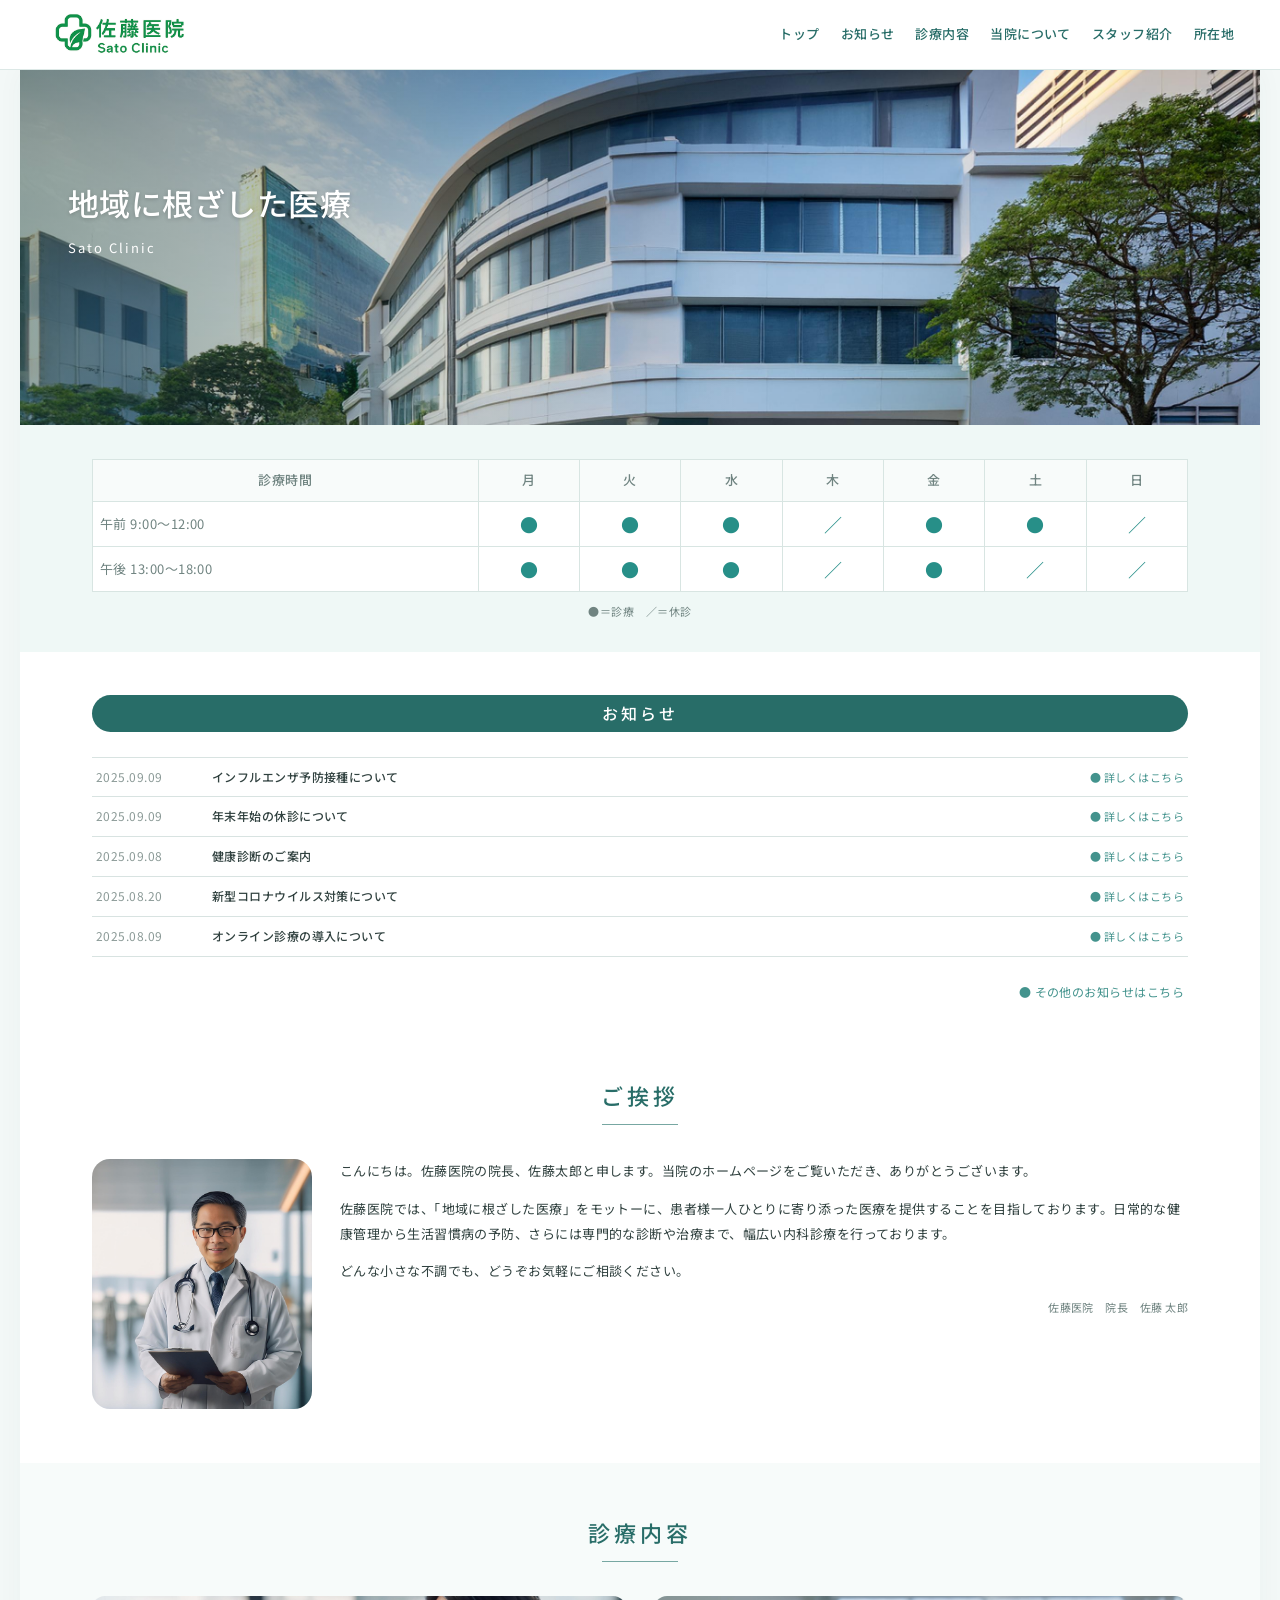
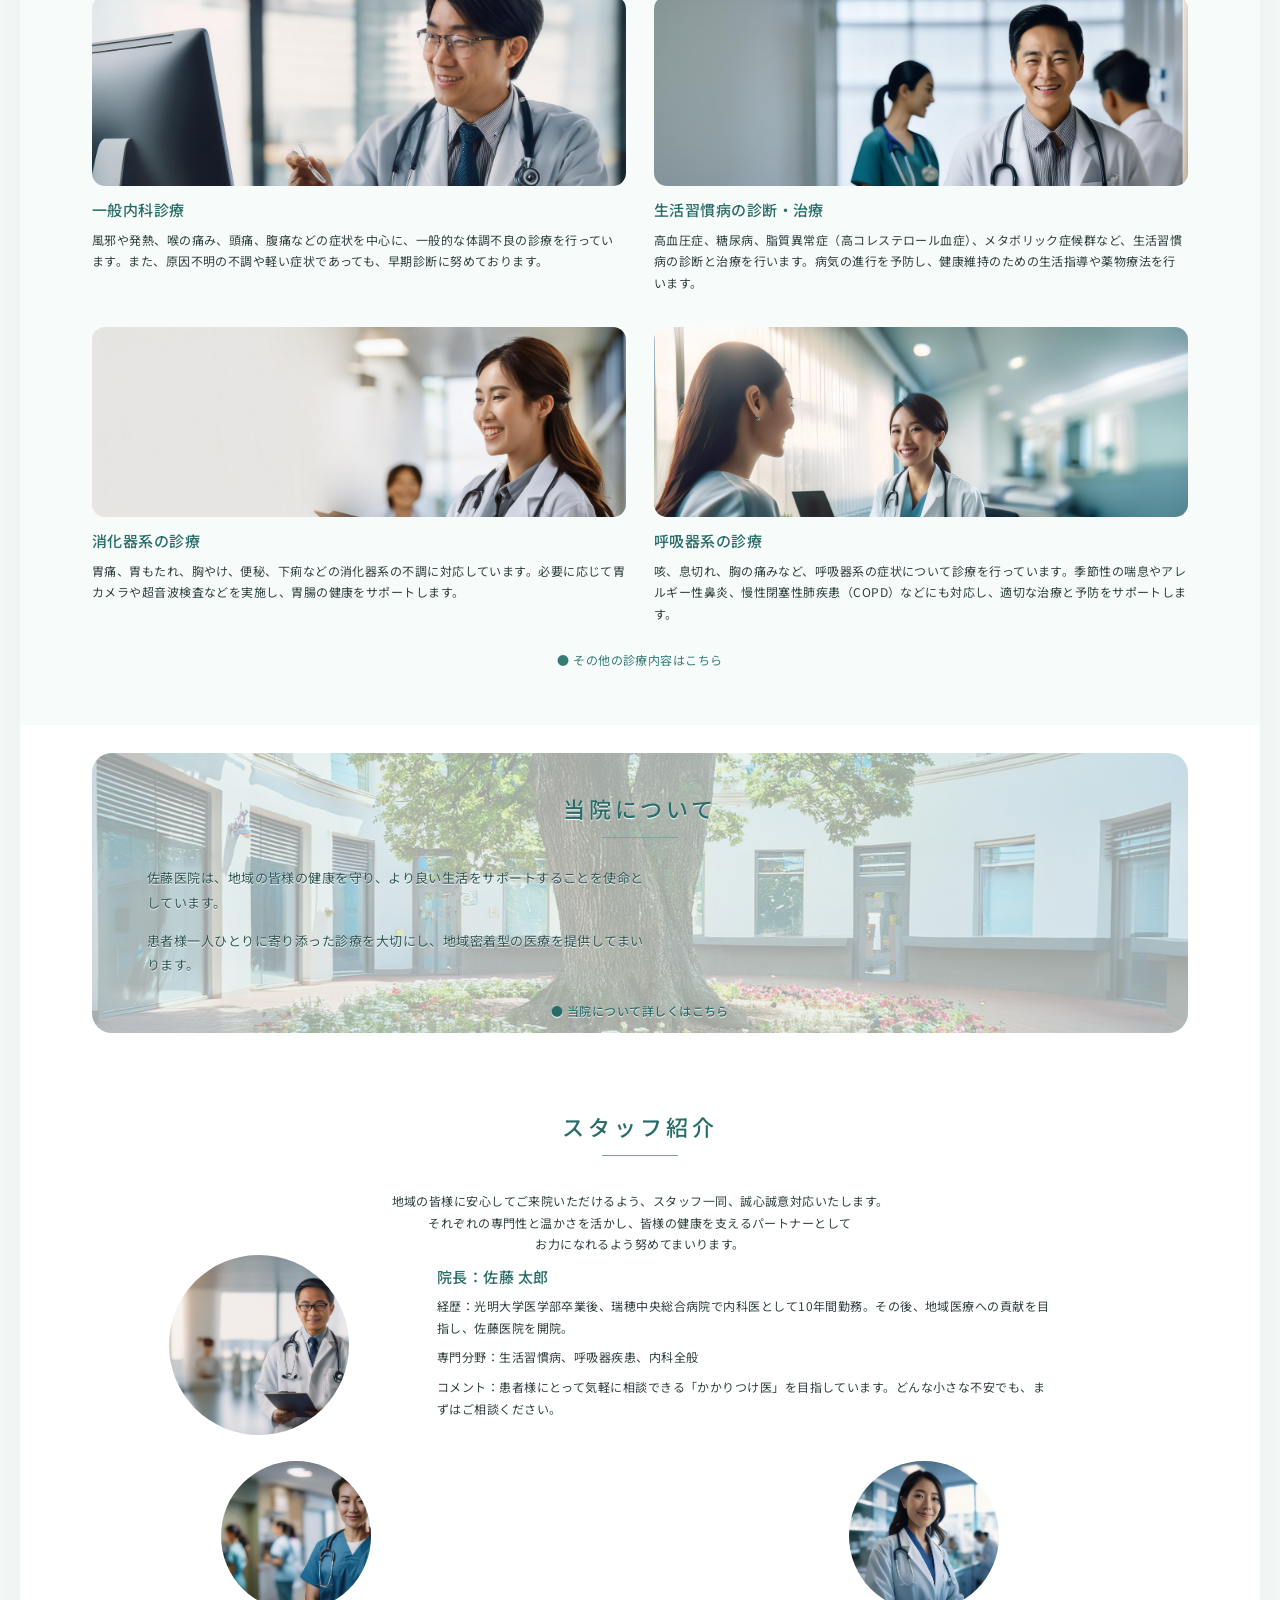
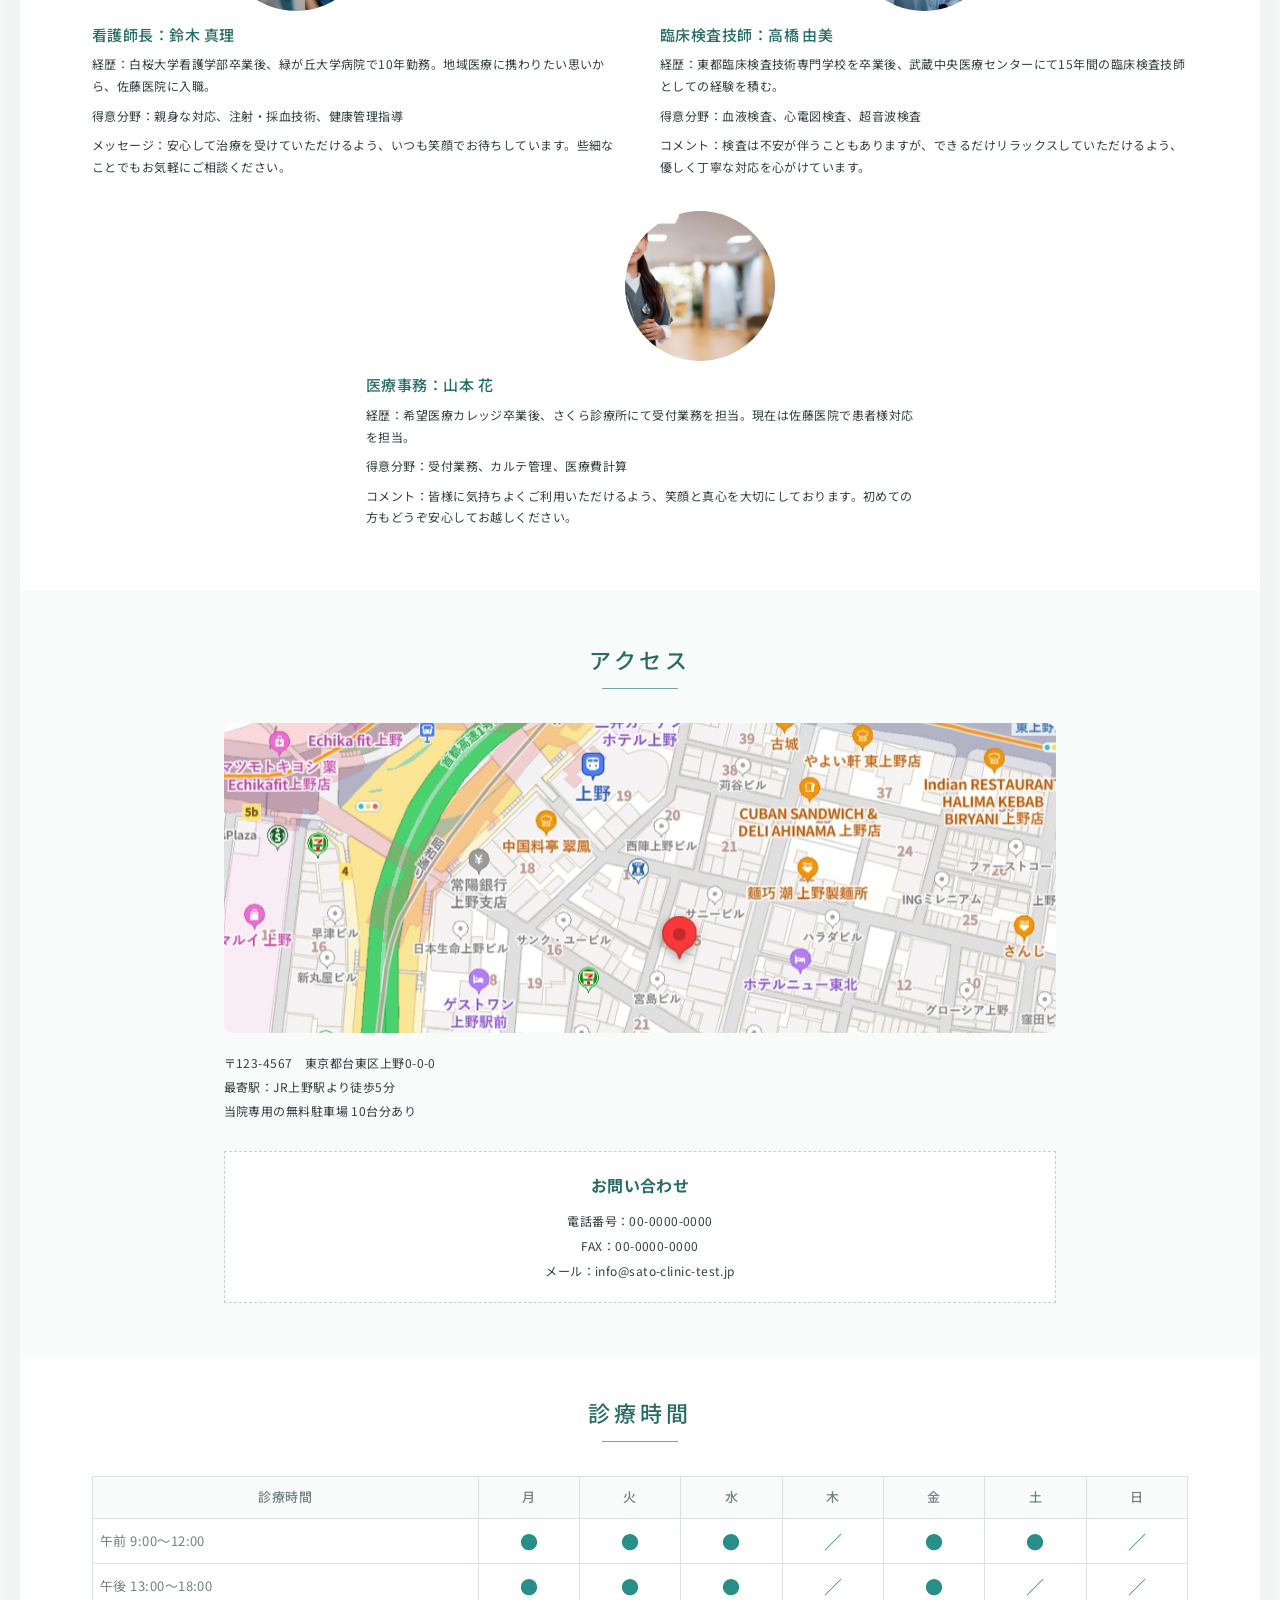
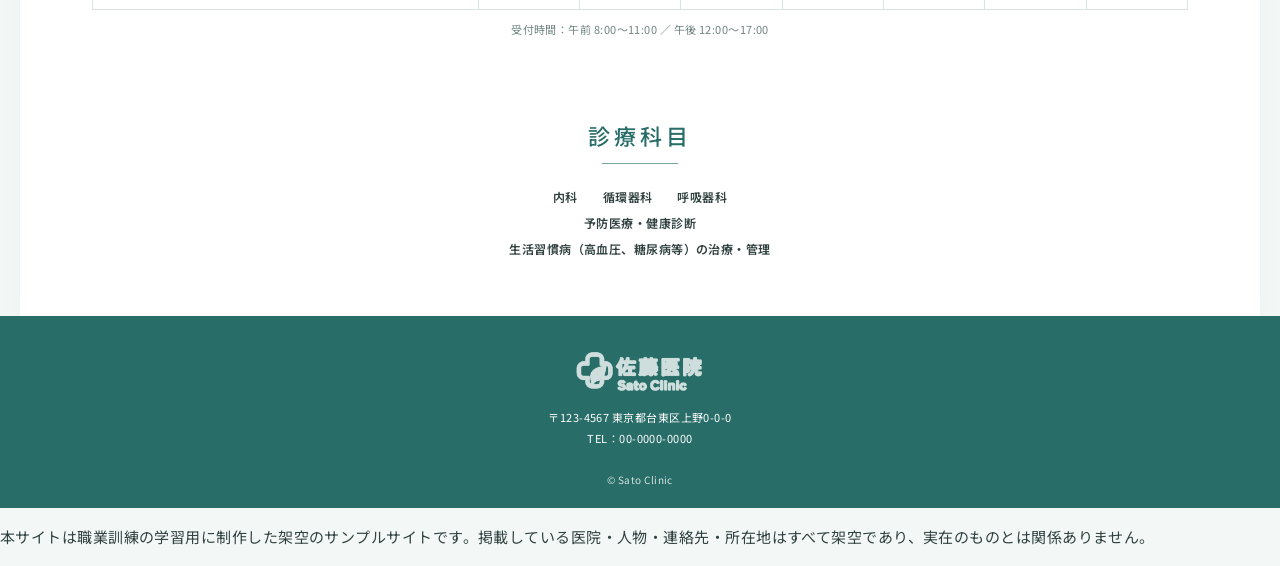
<file: index.html>
<!doctype html>
<html lang="ja">
<head>
  <meta charset="utf-8">
  <meta name="viewport" content="width=device-width, initial-scale=1">
  <meta name="robots" content="noindex, nofollow">
  <title>佐藤医院｜地域に根ざした医療</title>
  <link rel="preconnect" href="https://fonts.googleapis.com">
  <link rel="preconnect" href="https://fonts.gstatic.com" crossorigin>
  <link href="https://fonts.googleapis.com/css2?family=Noto+Sans+JP:wght@400;500;600&display=swap" rel="stylesheet">
  <link rel="stylesheet" href="css/style.css">
  <link rel="stylesheet" href="css/style.mobile.css">
  <meta name="robots" content="noindex, nofollow">
</head>
<body>
  <header class="site-header">
    <div class="header-inner">
      <a class="brand" href="#top"><img src="assets/Logo/logo.png" alt="佐藤医院 Sato Clinic"></a>
      <nav aria-label="メインナビゲーション">
        <a href="#top">トップ</a><a href="#greeting">お知らせ</a><a href="#medical">診療内容</a>
        <a href="#about">当院について</a><a href="#staff">スタッフ紹介</a><a href="#access">所在地</a>
      </nav>
    </div>
  </header>

  <main id="top">
    <section class="hero" aria-label="メインビジュアル">
      <img src="assets/Hospital_Exterior/hospital_1.jpg" alt="佐藤医院の外観">
      <div class="hero-copy"><p>地域に根ざした医療</p><span>Sato Clinic</span></div>
    </section>

    <section class="hours card" aria-labelledby="hours-title">
      <h2 id="hours-title" class="sr-only">診療時間</h2>
      <table class="hours-table"><thead><tr><th>診療時間</th><th>月</th><th>火</th><th>水</th><th>木</th><th>金</th><th>土</th><th>日</th></tr></thead>
        <tbody><tr><th>午前 9:00〜12:00</th><td>●</td><td>●</td><td>●</td><td>／</td><td>●</td><td>●</td><td>／</td></tr><tr><th>午後 13:00〜18:00</th><td>●</td><td>●</td><td>●</td><td>／</td><td>●</td><td>／</td><td>／</td></tr></tbody>
      </table><p class="table-note">●＝診療　／＝休診</p>
    </section>

    <section class="section news" aria-labelledby="news-title">
      <h2 id="news-title">お知らせ</h2>
      <ul class="news-list">
        <li><time datetime="2025-09-09">2025.09.09</time><a href="#">インフルエンザ予防接種について</a><span>● 詳しくはこちら</span></li>
        <li><time datetime="2025-09-09">2025.09.09</time><a href="#">年末年始の休診について</a><span>● 詳しくはこちら</span></li>
        <li><time datetime="2025-09-08">2025.09.08</time><a href="#">健康診断のご案内</a><span>● 詳しくはこちら</span></li>
        <li><time datetime="2025-08-20">2025.08.20</time><a href="#">新型コロナウイルス対策について</a><span>● 詳しくはこちら</span></li>
        <li><time datetime="2025-08-09">2025.08.09</time><a href="#">オンライン診療の導入について</a><span>● 詳しくはこちら</span></li>
      </ul><a class="more-link" href="#">● その他のお知らせはこちら</a>
    </section>

    <section id="greeting" class="section greeting" aria-labelledby="greeting-title">
      <h2 id="greeting-title">ご挨拶</h2>
      <div class="greeting-body"><img src="assets/Doctor_Image/sato_taro.jpg" alt="院長 佐藤太郎"><div><p>こんにちは。佐藤医院の院長、佐藤太郎と申します。当院のホームページをご覧いただき、ありがとうございます。</p><p>佐藤医院では、「地域に根ざした医療」をモットーに、患者様一人ひとりに寄り添った医療を提供することを目指しております。日常的な健康管理から生活習慣病の予防、さらには専門的な診断や治療まで、幅広い内科診療を行っております。</p><p>どんな小さな不調でも、どうぞお気軽にご相談ください。</p><p class="signature">佐藤医院　院長　佐藤 太郎</p></div></div>
    </section>

    <section id="medical" class="section medical" aria-labelledby="medical-title">
      <h2 id="medical-title">診療内容</h2>
      <div class="medical-grid">
        <article><img src="assets/Medical_Image/medical_1.jpg" alt="一般内科診療"><h3>一般内科診療</h3><p>風邪や発熱、喉の痛み、頭痛、腹痛などの症状を中心に、一般的な体調不良の診療を行っています。また、原因不明の不調や軽い症状であっても、早期診断に努めております。</p></article>
        <article><img src="assets/Medical_Image/medical_2.jpg" alt="生活習慣病の診断・治療"><h3>生活習慣病の診断・治療</h3><p>高血圧症、糖尿病、脂質異常症（高コレステロール血症）、メタボリック症候群など、生活習慣病の診断と治療を行います。病気の進行を予防し、健康維持のための生活指導や薬物療法を行います。</p></article>
        <article><img src="assets/Medical_Image/medical_3.jpg" alt="消化器系の診療"><h3>消化器系の診療</h3><p>胃痛、胃もたれ、胸やけ、便秘、下痢などの消化器系の不調に対応しています。必要に応じて胃カメラや超音波検査などを実施し、胃腸の健康をサポートします。</p></article>
        <article><img src="assets/Medical_Image/medical_4.jpg" alt="呼吸器系の診療"><h3>呼吸器系の診療</h3><p>咳、息切れ、胸の痛みなど、呼吸器系の症状について診療を行っています。季節性の喘息やアレルギー性鼻炎、慢性閉塞性肺疾患（COPD）などにも対応し、適切な治療と予防をサポートします。</p></article>
      </div><a class="more-link" href="#">● その他の診療内容はこちら</a>
    </section>

    <section id="about" class="section about" aria-labelledby="about-title"><div class="about-banner"><img src="assets/Hospital_Exterior/hospital_2.jpg" alt="佐藤医院の院内"><div class="about-copy"><h2 id="about-title">当院について</h2><p>佐藤医院は、地域の皆様の健康を守り、より良い生活をサポートすることを使命としています。</p><p>患者様一人ひとりに寄り添った診療を大切にし、地域密着型の医療を提供してまいります。</p><a class="more-link" href="#">● 当院について詳しくはこちら</a></div></div></section>

    <section id="staff" class="section staff" aria-labelledby="staff-title"><h2 id="staff-title">スタッフ紹介</h2><p class="lead">地域の皆様に安心してご来院いただけるよう、スタッフ一同、誠心誠意対応いたします。<br>それぞれの専門性と温かさを活かし、皆様の健康を支えるパートナーとして<br>お力になれるよう努めてまいります。</p><div class="staff-grid"><article class="staff-lead"><img src="assets/Doctor_Image/sato_taro.jpg" alt="院長 佐藤太郎"><div><h3>院長：佐藤 太郎</h3><p>経歴：光明大学医学部卒業後、瑞穂中央総合病院で内科医として10年間勤務。その後、地域医療への貢献を目指し、佐藤医院を開院。</p><p>専門分野：生活習慣病、呼吸器疾患、内科全般</p><p>コメント：患者様にとって気軽に相談できる「かかりつけ医」を目指しています。どんな小さな不安でも、まずはご相談ください。</p></div></article><article><img src="assets/Doctor_Image/suzuki_mari.jpg" alt="看護師長 鈴木真理"><h3>看護師長：鈴木 真理</h3><p>経歴：白桜大学看護学部卒業後、緑が丘大学病院で10年勤務。地域医療に携わりたい思いから、佐藤医院に入職。</p><p>得意分野：親身な対応、注射・採血技術、健康管理指導</p><p>メッセージ：安心して治療を受けていただけるよう、いつも笑顔でお待ちしています。些細なことでもお気軽にご相談ください。</p></article><article><img src="assets/Doctor_Image/takahashi_yumi.jpg" alt="臨床検査技師 高橋由美"><h3>臨床検査技師：高橋 由美</h3><p>経歴：東都臨床検査技術専門学校を卒業後、武蔵中央医療センターにて15年間の臨床検査技師としての経験を積む。</p><p>得意分野：血液検査、心電図検査、超音波検査</p><p>コメント：検査は不安が伴うこともありますが、できるだけリラックスしていただけるよう、優しく丁寧な対応を心がけています。</p></article><article><img src="assets/Doctor_Image/yamamoto_hana.jpg" alt="医療事務 山本花"><h3>医療事務：山本 花</h3><p>経歴：希望医療カレッジ卒業後、さくら診療所にて受付業務を担当。現在は佐藤医院で患者様対応を担当。</p><p>得意分野：受付業務、カルテ管理、医療費計算</p><p>コメント：皆様に気持ちよくご利用いただけるよう、笑顔と真心を大切にしております。初めての方もどうぞ安心してお越しください。</p></article></div></section>

    <section id="access" class="section access" aria-labelledby="access-title"><h2 id="access-title">アクセス</h2><img class="map" src="assets/map.jpg" alt="佐藤医院周辺の地図"><ul class="address"><li>〒123-4567　東京都台東区上野0-0-0</li><li>最寄駅：JR上野駅より徒歩5分</li><li>当院専用の無料駐車場 10台分あり</li></ul><div class="contact"><h3>お問い合わせ</h3><p>電話番号：00-0000-0000</p><p>FAX：00-0000-0000</p><p>メール：info@sato-clinic-test.jp</p></div></section>

    <section class="section final-hours"><h2>診療時間</h2><table class="hours-table"><thead><tr><th>診療時間</th><th>月</th><th>火</th><th>水</th><th>木</th><th>金</th><th>土</th><th>日</th></tr></thead><tbody><tr><th>午前 9:00〜12:00</th><td>●</td><td>●</td><td>●</td><td>／</td><td>●</td><td>●</td><td>／</td></tr><tr><th>午後 13:00〜18:00</th><td>●</td><td>●</td><td>●</td><td>／</td><td>●</td><td>／</td><td>／</td></tr></tbody></table><p class="table-note">受付時間：午前 8:00〜11:00 ／ 午後 12:00〜17:00</p></section>
    <section class="section subjects"><h2>診療科目</h2><p>内科　　循環器科　　呼吸器科</p><p>予防医療・健康診断</p><p>生活習慣病（高血圧、糖尿病等）の治療・管理</p></section>
  </main>
  <footer class="site-footer"><img src="assets/Logo/logo.png" alt="佐藤医院"><p>〒123-4567 東京都台東区上野0-0-0<br>TEL：00-0000-0000</p><small>© Sato Clinic</small></footer>
<script>
  document.addEventListener('DOMContentLoaded', function () {
    if (!window.matchMedia('(max-width: 767px)').matches) {
      var yamamoto = Array.from(document.querySelectorAll('body *')).find(function (el) {
        return el.children.length === 0 && el.textContent.trim() === '山本花';
      });
      if (yamamoto) {
        var yamamotoCard = yamamoto.closest('article, li, .staff-card, .staff-item') || yamamoto.parentElement.parentElement;
        var yamamotoImage = yamamotoCard && yamamotoCard.querySelector('img');
        if (yamamotoImage) {
          yamamotoImage.style.display = 'block';
          yamamotoImage.style.marginLeft = 'auto';
          yamamotoImage.style.marginRight = 'auto';
        }
      }
      return;
    }
    var target = Array.from(document.querySelectorAll('p, div')).find(function (el) {
      return el.textContent.replace(/\s/g, '').includes('地域の皆様に安心してご来院いただけるよう、スタッフ一同、');
    });
    if (!target) return;
    target.innerHTML = '地域の皆様に安心してご来院いただけるよう、スタッフ一同、<br>誠心誠意対応いたします。<br>それぞれの専門性と温かさを活かし、<br>皆様の健康を支えるパートナーとして<br>お力になれるよう努めてまいります。';
    target.style.marginTop = '2em';
    target.style.marginBottom = '0';
    var heading = target.parentElement && target.parentElement.querySelector('h2, h3');
    if (heading) heading.style.marginBottom = '2em';
    var image = target.parentElement && target.parentElement.querySelector('img');
    if (image) image.style.marginTop = '0';
    var name = Array.from(document.querySelectorAll('body *')).find(function (el) {
      return el.children.length === 0 && el.textContent.trim() === '佐藤太郎';
    });
    if (name) {
      var card = name.closest('article, li, .staff-card, .staff-item') || name.parentElement.parentElement;
      if (card) {
        card.style.transform = '';
        card.style.marginTop = '0';
        card.style.transform = '';
      }
    }
  });
</script>
  <footer class="site-footer-disclaimer">
    <p class="site-disclaimer">本サイトは職業訓練の学習用に制作した架空のサンプルサイトです。掲載している医院・人物・連絡先・所在地はすべて架空であり、実在のものとは関係ありません。</p>
  </footer>
</body>
</html>
</file>
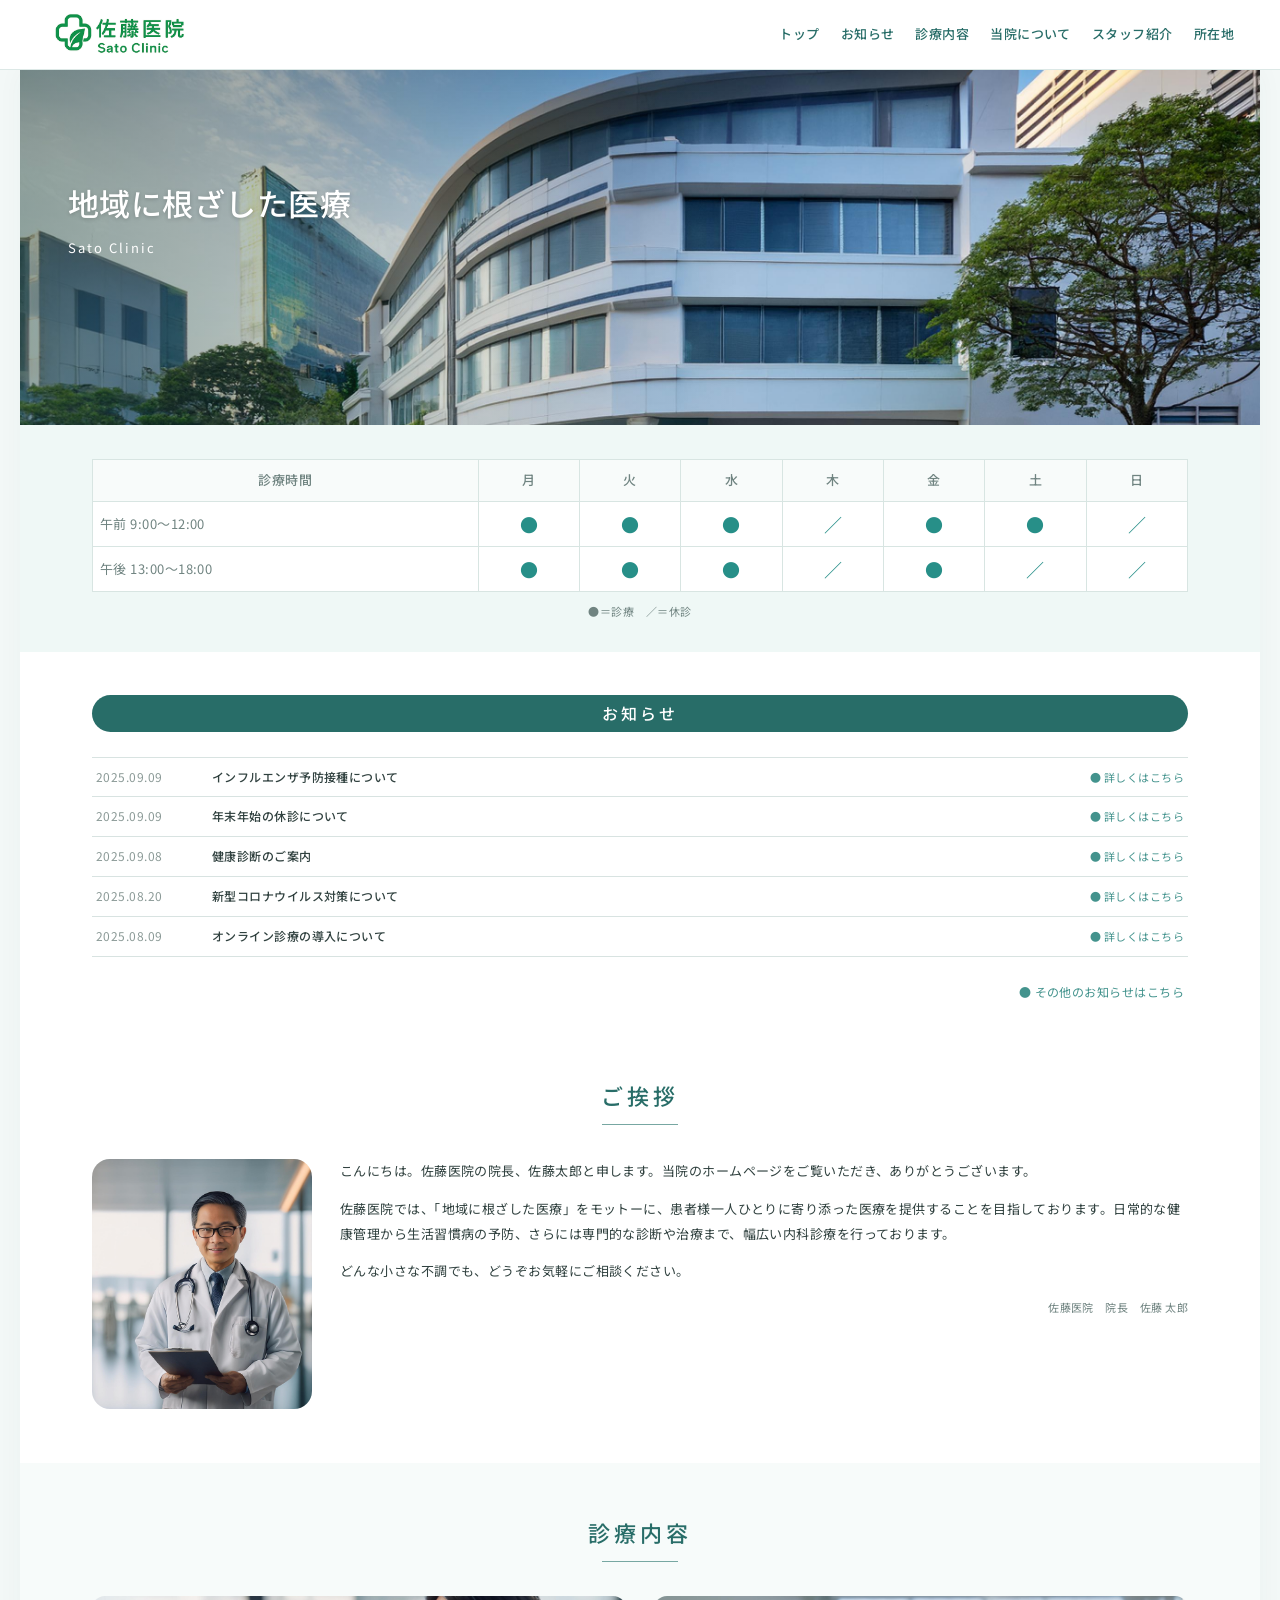
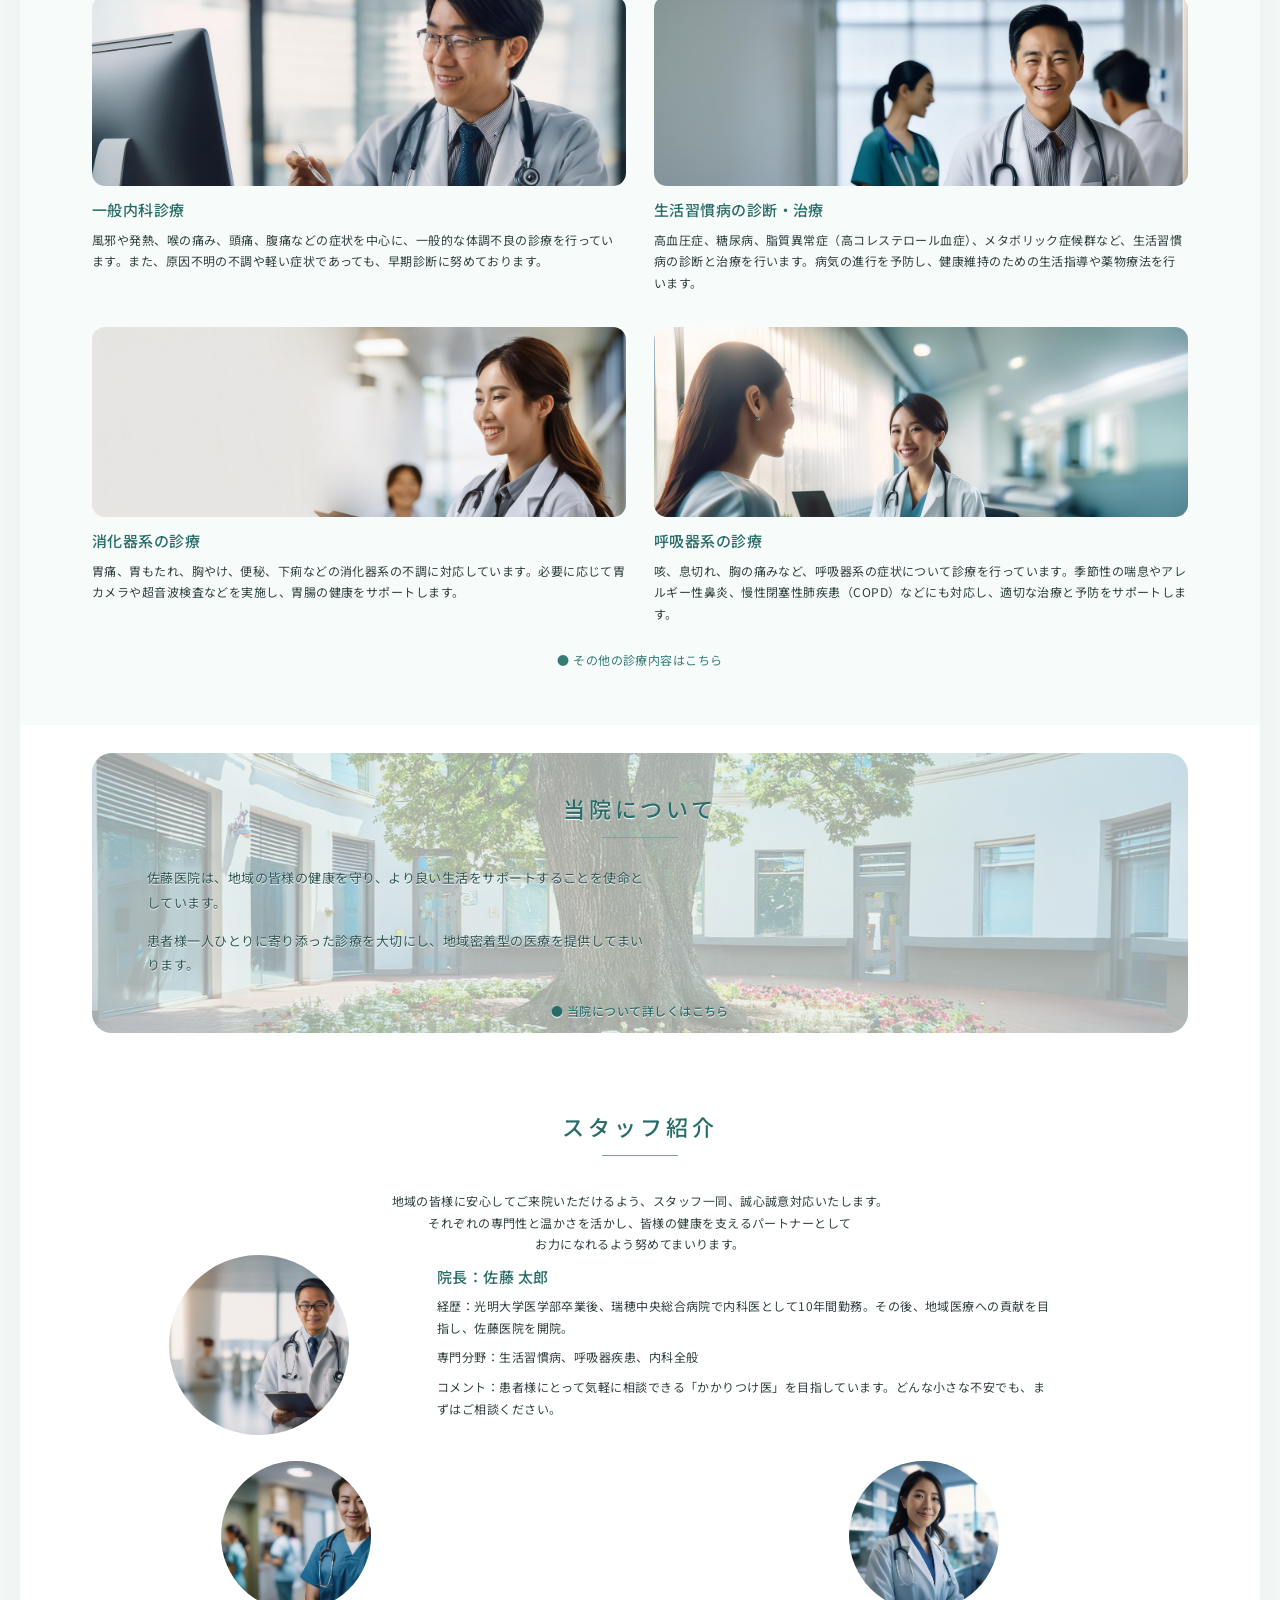
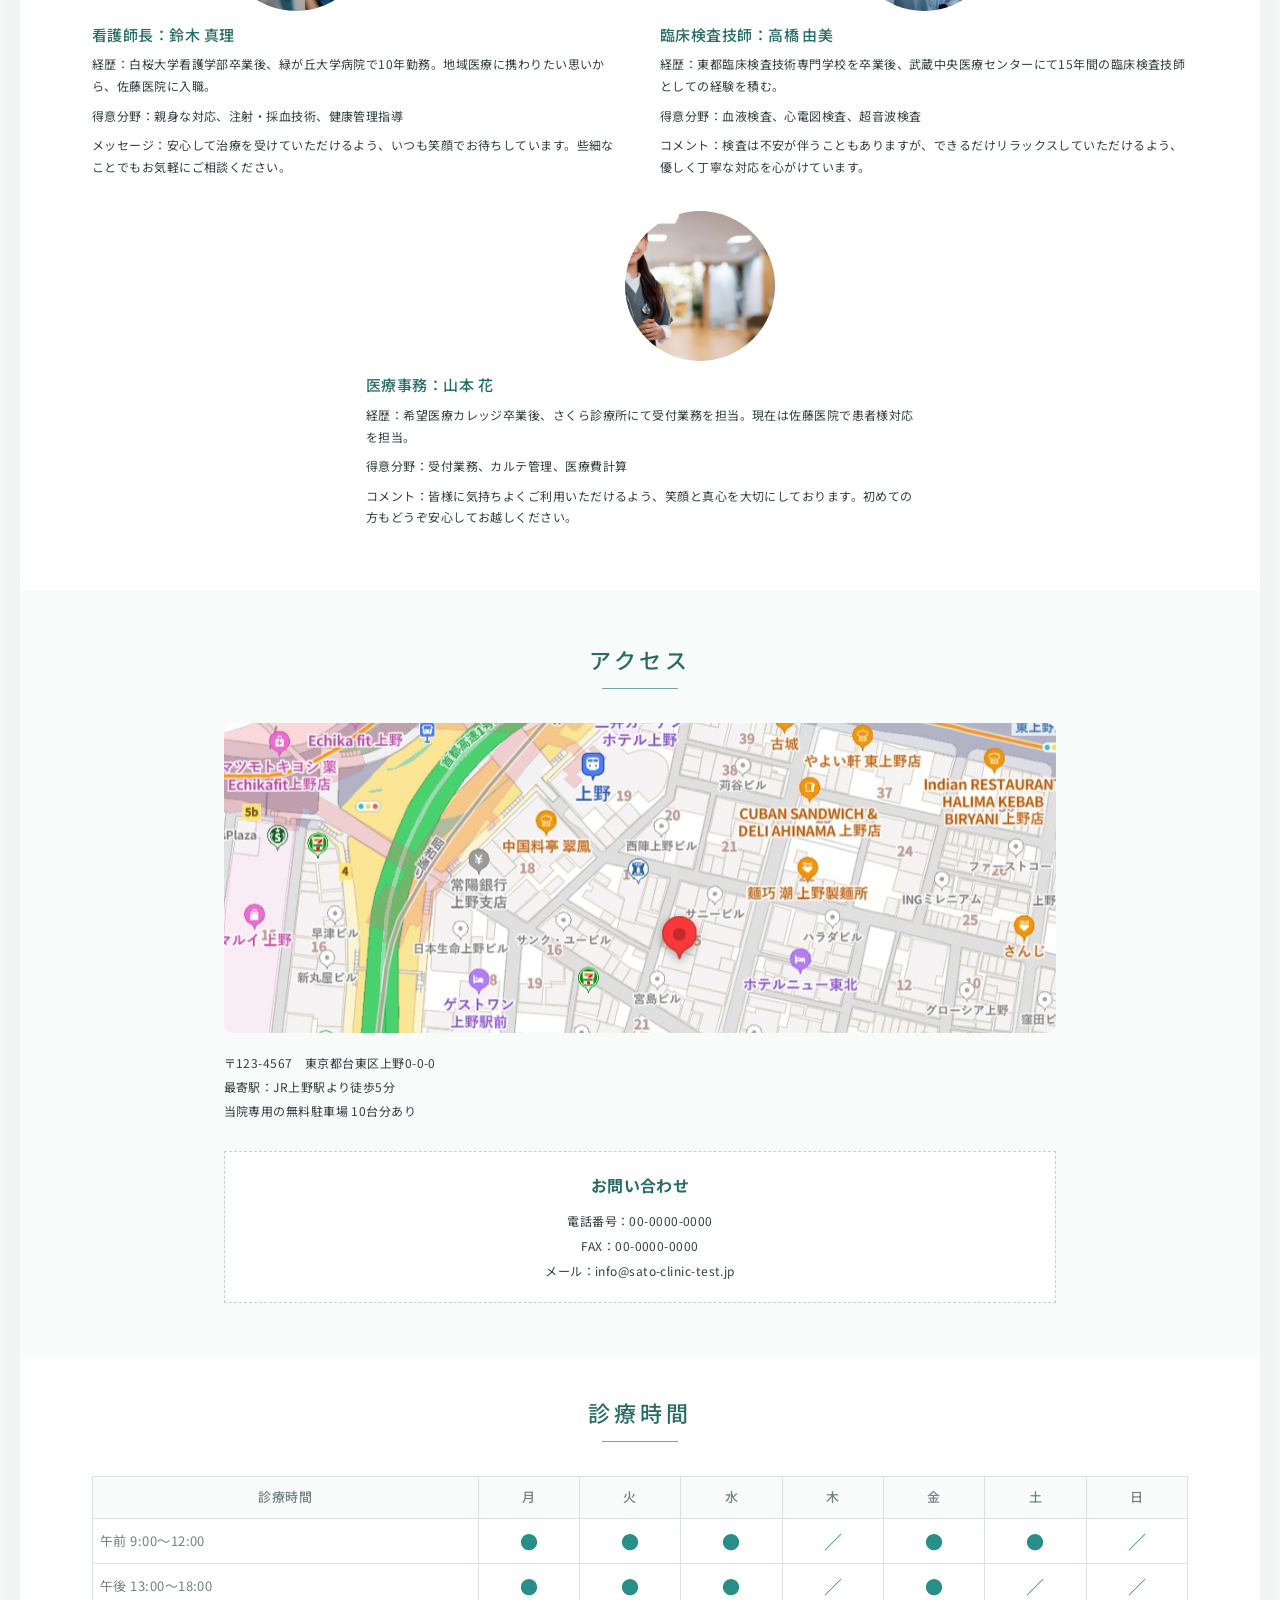
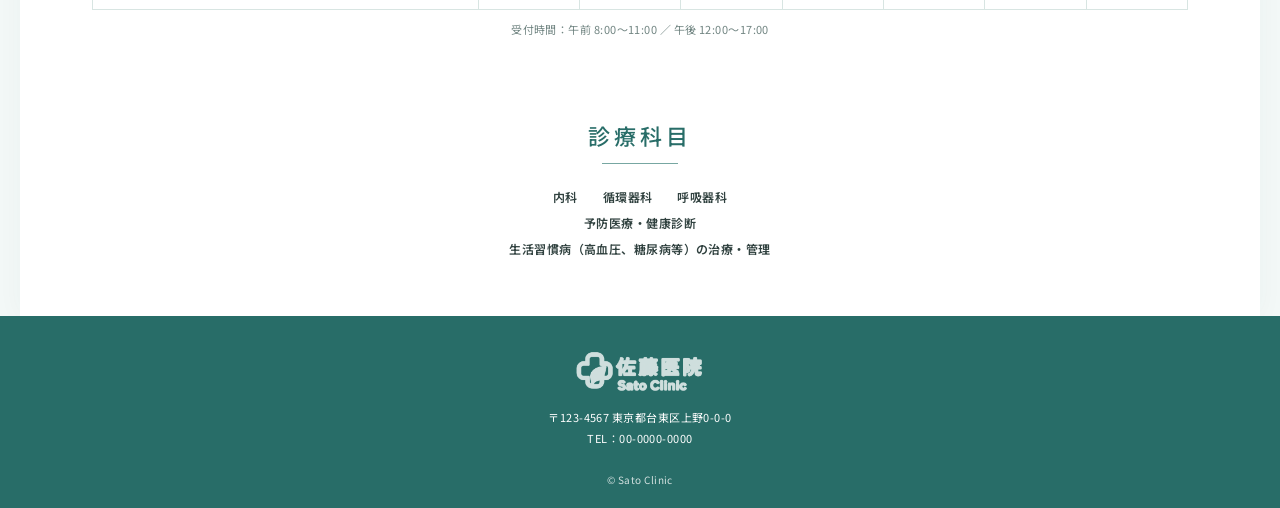
<file: satoclinic_site/index.html>
<!doctype html>
<html lang="ja">
<head>
  <meta charset="utf-8">
  <meta name="viewport" content="width=device-width, initial-scale=1">
  <meta name="robots" content="noindex, nofollow">
  <title>佐藤医院｜地域に根ざした医療</title>
  <link rel="preconnect" href="https://fonts.googleapis.com">
  <link rel="preconnect" href="https://fonts.gstatic.com" crossorigin>
  <link href="https://fonts.googleapis.com/css2?family=Noto+Sans+JP:wght@400;500;600&display=swap" rel="stylesheet">
  <link rel="stylesheet" href="css/style.css">
  <link rel="stylesheet" href="css/style.mobile.css">
</head>
<body>
  <header class="site-header">
    <div class="header-inner">
      <a class="brand" href="#top"><img src="assets/Logo/logo.png" alt="佐藤医院 Sato Clinic"></a>
      <nav aria-label="メインナビゲーション">
        <a href="#top">トップ</a><a href="#greeting">お知らせ</a><a href="#medical">診療内容</a>
        <a href="#about">当院について</a><a href="#staff">スタッフ紹介</a><a href="#access">所在地</a>
      </nav>
    </div>
  </header>

  <main id="top">
    <section class="hero" aria-label="メインビジュアル">
      <img src="assets/Hospital_Exterior/hospital_1.jpg" alt="佐藤医院の外観">
      <div class="hero-copy"><p>地域に根ざした医療</p><span>Sato Clinic</span></div>
    </section>

    <section class="hours card" aria-labelledby="hours-title">
      <h2 id="hours-title" class="sr-only">診療時間</h2>
      <table class="hours-table"><thead><tr><th>診療時間</th><th>月</th><th>火</th><th>水</th><th>木</th><th>金</th><th>土</th><th>日</th></tr></thead>
        <tbody><tr><th>午前 9:00〜12:00</th><td>●</td><td>●</td><td>●</td><td>／</td><td>●</td><td>●</td><td>／</td></tr><tr><th>午後 13:00〜18:00</th><td>●</td><td>●</td><td>●</td><td>／</td><td>●</td><td>／</td><td>／</td></tr></tbody>
      </table><p class="table-note">●＝診療　／＝休診</p>
    </section>

    <section class="section news" aria-labelledby="news-title">
      <h2 id="news-title">お知らせ</h2>
      <ul class="news-list">
        <li><time datetime="2025-09-09">2025.09.09</time><a href="#">インフルエンザ予防接種について</a><span>● 詳しくはこちら</span></li>
        <li><time datetime="2025-09-09">2025.09.09</time><a href="#">年末年始の休診について</a><span>● 詳しくはこちら</span></li>
        <li><time datetime="2025-09-08">2025.09.08</time><a href="#">健康診断のご案内</a><span>● 詳しくはこちら</span></li>
        <li><time datetime="2025-08-20">2025.08.20</time><a href="#">新型コロナウイルス対策について</a><span>● 詳しくはこちら</span></li>
        <li><time datetime="2025-08-09">2025.08.09</time><a href="#">オンライン診療の導入について</a><span>● 詳しくはこちら</span></li>
      </ul><a class="more-link" href="#">● その他のお知らせはこちら</a>
    </section>

    <section id="greeting" class="section greeting" aria-labelledby="greeting-title">
      <h2 id="greeting-title">ご挨拶</h2>
      <div class="greeting-body"><img src="assets/Doctor_Image/sato_taro.jpg" alt="院長 佐藤太郎"><div><p>こんにちは。佐藤医院の院長、佐藤太郎と申します。当院のホームページをご覧いただき、ありがとうございます。</p><p>佐藤医院では、「地域に根ざした医療」をモットーに、患者様一人ひとりに寄り添った医療を提供することを目指しております。日常的な健康管理から生活習慣病の予防、さらには専門的な診断や治療まで、幅広い内科診療を行っております。</p><p>どんな小さな不調でも、どうぞお気軽にご相談ください。</p><p class="signature">佐藤医院　院長　佐藤 太郎</p></div></div>
    </section>

    <section id="medical" class="section medical" aria-labelledby="medical-title">
      <h2 id="medical-title">診療内容</h2>
      <div class="medical-grid">
        <article><img src="assets/Medical_Image/medical_1.jpg" alt="一般内科診療"><h3>一般内科診療</h3><p>風邪や発熱、喉の痛み、頭痛、腹痛などの症状を中心に、一般的な体調不良の診療を行っています。また、原因不明の不調や軽い症状であっても、早期診断に努めております。</p></article>
        <article><img src="assets/Medical_Image/medical_2.jpg" alt="生活習慣病の診断・治療"><h3>生活習慣病の診断・治療</h3><p>高血圧症、糖尿病、脂質異常症（高コレステロール血症）、メタボリック症候群など、生活習慣病の診断と治療を行います。病気の進行を予防し、健康維持のための生活指導や薬物療法を行います。</p></article>
        <article><img src="assets/Medical_Image/medical_3.jpg" alt="消化器系の診療"><h3>消化器系の診療</h3><p>胃痛、胃もたれ、胸やけ、便秘、下痢などの消化器系の不調に対応しています。必要に応じて胃カメラや超音波検査などを実施し、胃腸の健康をサポートします。</p></article>
        <article><img src="assets/Medical_Image/medical_4.jpg" alt="呼吸器系の診療"><h3>呼吸器系の診療</h3><p>咳、息切れ、胸の痛みなど、呼吸器系の症状について診療を行っています。季節性の喘息やアレルギー性鼻炎、慢性閉塞性肺疾患（COPD）などにも対応し、適切な治療と予防をサポートします。</p></article>
      </div><a class="more-link" href="#">● その他の診療内容はこちら</a>
    </section>

    <section id="about" class="section about" aria-labelledby="about-title"><div class="about-banner"><img src="assets/Hospital_Exterior/hospital_2.jpg" alt="佐藤医院の院内"><div class="about-copy"><h2 id="about-title">当院について</h2><p>佐藤医院は、地域の皆様の健康を守り、より良い生活をサポートすることを使命としています。</p><p>患者様一人ひとりに寄り添った診療を大切にし、地域密着型の医療を提供してまいります。</p><a class="more-link" href="#">● 当院について詳しくはこちら</a></div></div></section>

    <section id="staff" class="section staff" aria-labelledby="staff-title"><h2 id="staff-title">スタッフ紹介</h2><p class="lead">地域の皆様に安心してご来院いただけるよう、スタッフ一同、誠心誠意対応いたします。<br>それぞれの専門性と温かさを活かし、皆様の健康を支えるパートナーとして<br>お力になれるよう努めてまいります。</p><div class="staff-grid"><article class="staff-lead"><img src="assets/Doctor_Image/sato_taro.jpg" alt="院長 佐藤太郎"><div><h3>院長：佐藤 太郎</h3><p>経歴：光明大学医学部卒業後、瑞穂中央総合病院で内科医として10年間勤務。その後、地域医療への貢献を目指し、佐藤医院を開院。</p><p>専門分野：生活習慣病、呼吸器疾患、内科全般</p><p>コメント：患者様にとって気軽に相談できる「かかりつけ医」を目指しています。どんな小さな不安でも、まずはご相談ください。</p></div></article><article><img src="assets/Doctor_Image/suzuki_mari.jpg" alt="看護師長 鈴木真理"><h3>看護師長：鈴木 真理</h3><p>経歴：白桜大学看護学部卒業後、緑が丘大学病院で10年勤務。地域医療に携わりたい思いから、佐藤医院に入職。</p><p>得意分野：親身な対応、注射・採血技術、健康管理指導</p><p>メッセージ：安心して治療を受けていただけるよう、いつも笑顔でお待ちしています。些細なことでもお気軽にご相談ください。</p></article><article><img src="assets/Doctor_Image/takahashi_yumi.jpg" alt="臨床検査技師 高橋由美"><h3>臨床検査技師：高橋 由美</h3><p>経歴：東都臨床検査技術専門学校を卒業後、武蔵中央医療センターにて15年間の臨床検査技師としての経験を積む。</p><p>得意分野：血液検査、心電図検査、超音波検査</p><p>コメント：検査は不安が伴うこともありますが、できるだけリラックスしていただけるよう、優しく丁寧な対応を心がけています。</p></article><article><img src="assets/Doctor_Image/yamamoto_hana.jpg" alt="医療事務 山本花"><h3>医療事務：山本 花</h3><p>経歴：希望医療カレッジ卒業後、さくら診療所にて受付業務を担当。現在は佐藤医院で患者様対応を担当。</p><p>得意分野：受付業務、カルテ管理、医療費計算</p><p>コメント：皆様に気持ちよくご利用いただけるよう、笑顔と真心を大切にしております。初めての方もどうぞ安心してお越しください。</p></article></div></section>

    <section id="access" class="section access" aria-labelledby="access-title"><h2 id="access-title">アクセス</h2><img class="map" src="assets/map.jpg" alt="佐藤医院周辺の地図"><ul class="address"><li>〒123-4567　東京都台東区上野0-0-0</li><li>最寄駅：JR上野駅より徒歩5分</li><li>当院専用の無料駐車場 10台分あり</li></ul><div class="contact"><h3>お問い合わせ</h3><p>電話番号：00-0000-0000</p><p>FAX：00-0000-0000</p><p>メール：info@sato-clinic-test.jp</p></div></section>

    <section class="section final-hours"><h2>診療時間</h2><table class="hours-table"><thead><tr><th>診療時間</th><th>月</th><th>火</th><th>水</th><th>木</th><th>金</th><th>土</th><th>日</th></tr></thead><tbody><tr><th>午前 9:00〜12:00</th><td>●</td><td>●</td><td>●</td><td>／</td><td>●</td><td>●</td><td>／</td></tr><tr><th>午後 13:00〜18:00</th><td>●</td><td>●</td><td>●</td><td>／</td><td>●</td><td>／</td><td>／</td></tr></tbody></table><p class="table-note">受付時間：午前 8:00〜11:00 ／ 午後 12:00〜17:00</p></section>
    <section class="section subjects"><h2>診療科目</h2><p>内科　　循環器科　　呼吸器科</p><p>予防医療・健康診断</p><p>生活習慣病（高血圧、糖尿病等）の治療・管理</p></section>
  </main>
  <footer class="site-footer"><img src="assets/Logo/logo.png" alt="佐藤医院"><p>〒123-4567 東京都台東区上野0-0-0<br>TEL：00-0000-0000</p><small>© Sato Clinic</small></footer>
</body>
</html>
</file>
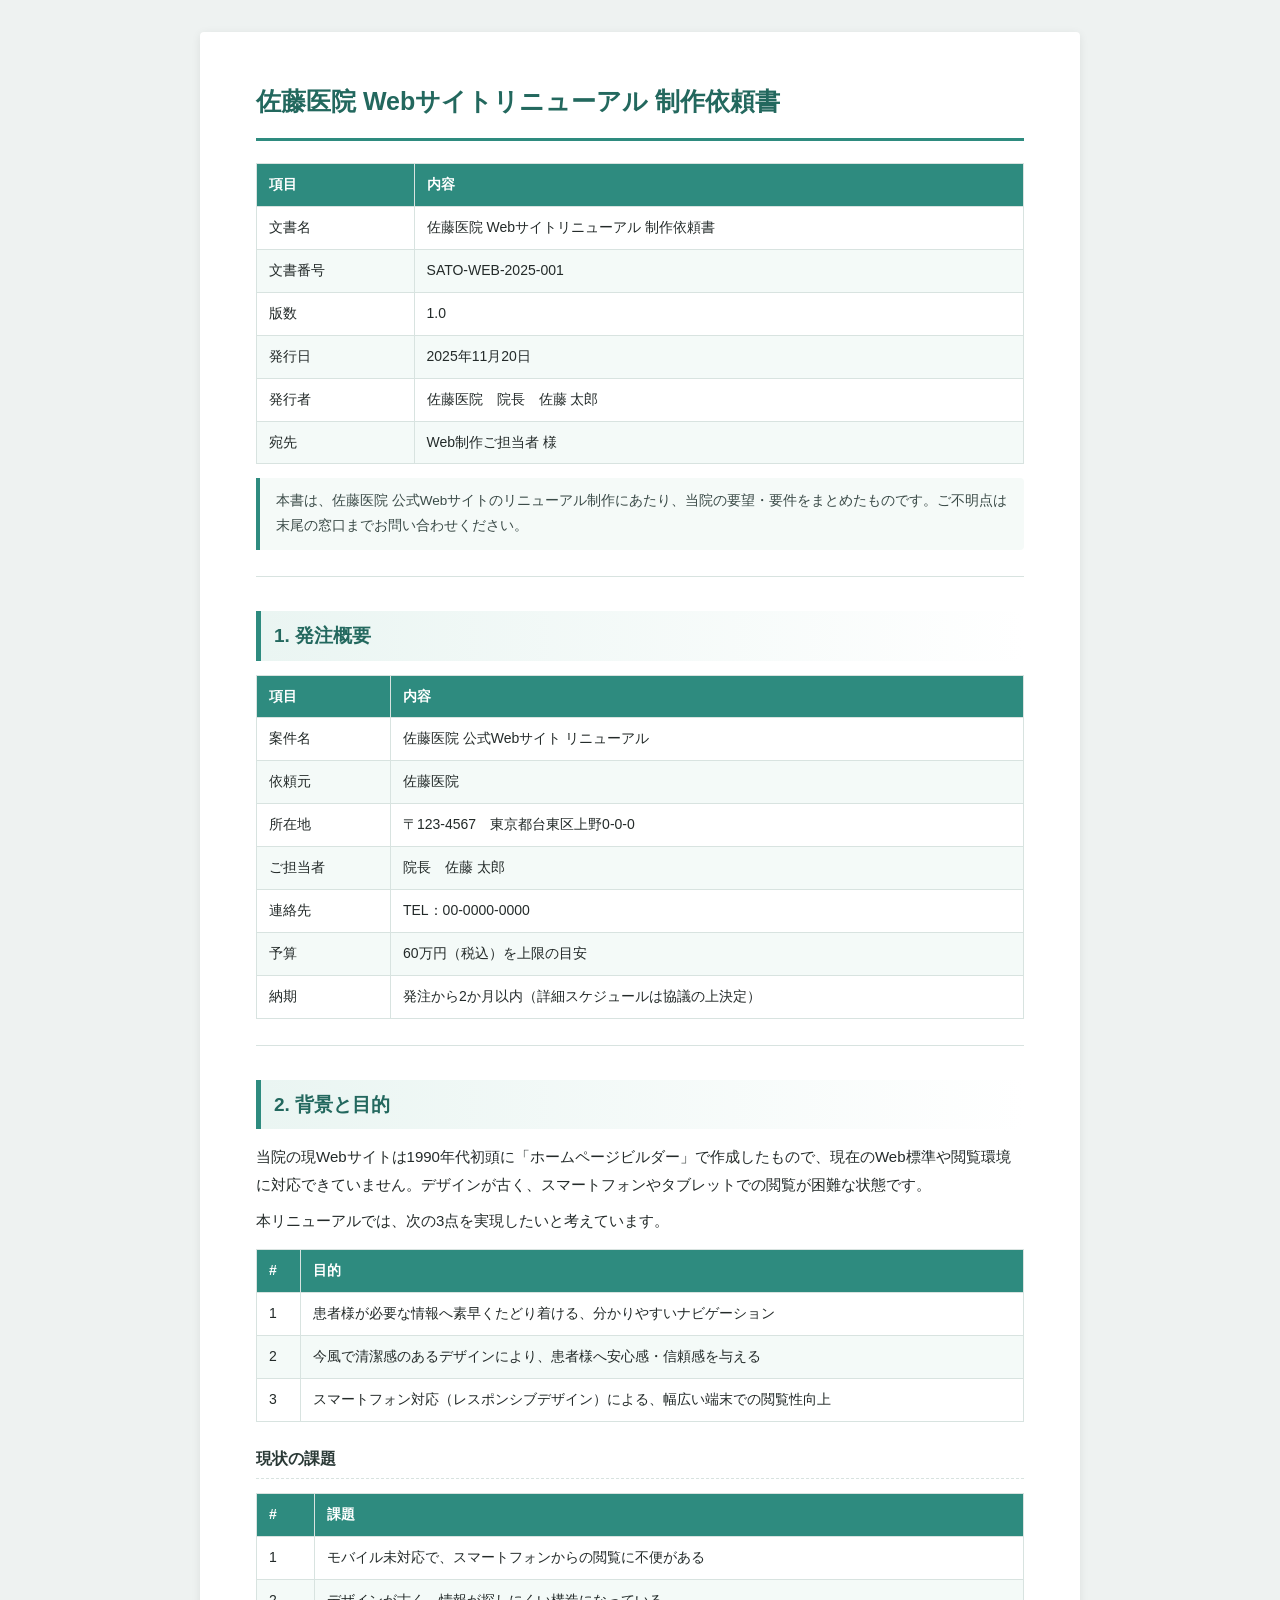
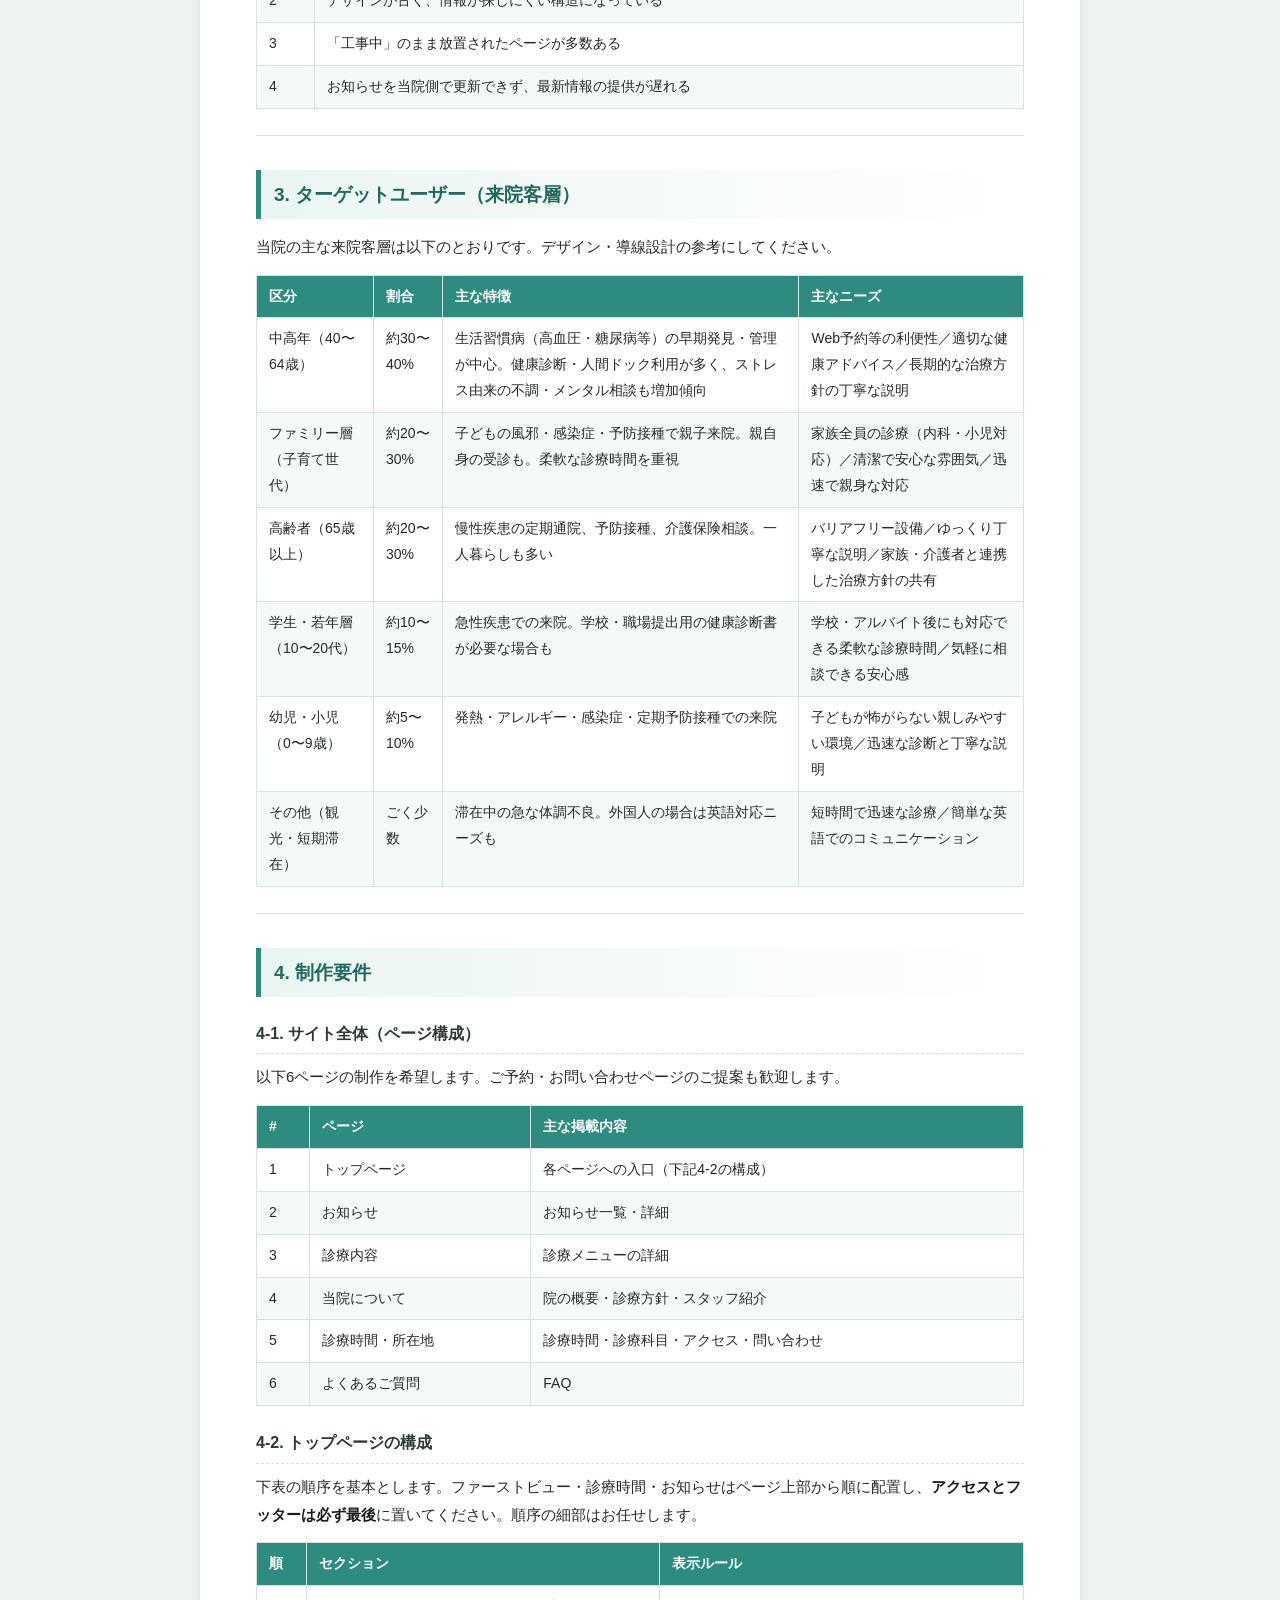
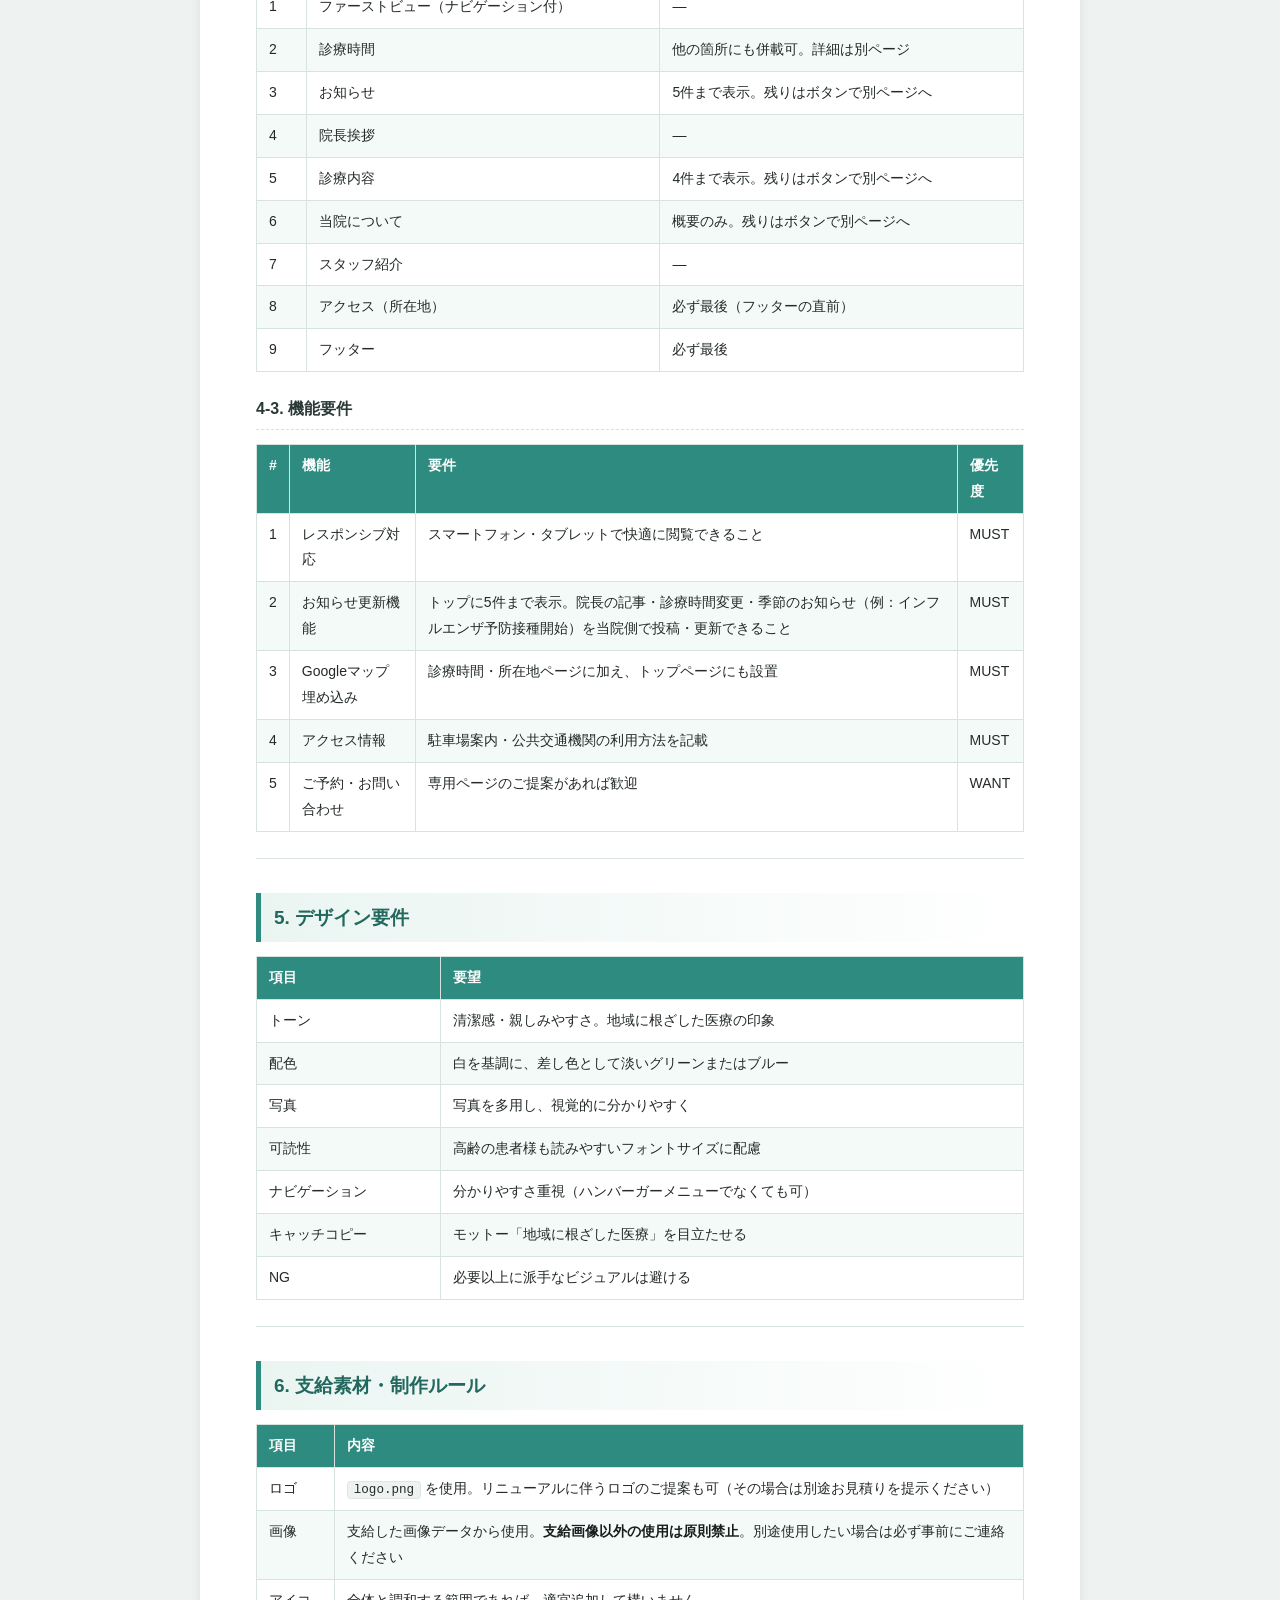
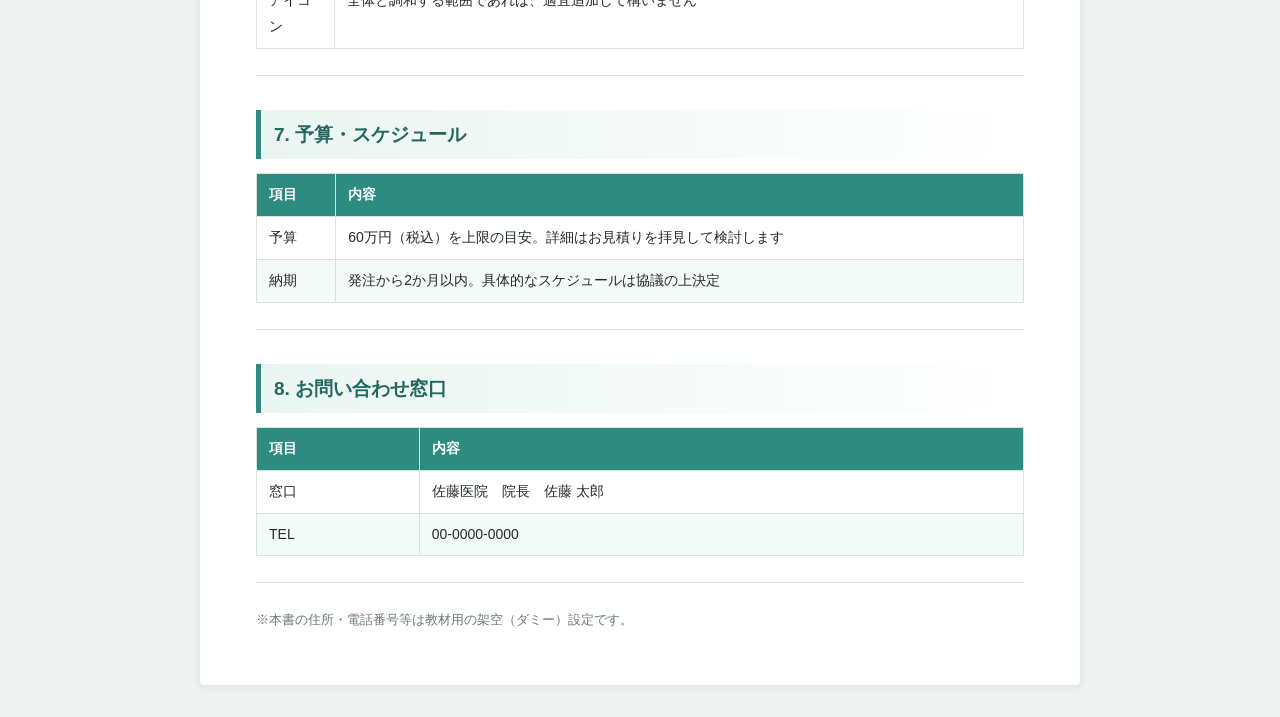
<file: docs/制作依頼書.html>
<!doctype html><html lang="ja"><head><meta charset="utf-8"><meta name="viewport" content="width=device-width, initial-scale=1"><title>佐藤医院 Webサイトリニューアル 制作依頼書</title><style>
:root{--accent:#2E8B7F;--accent-dark:#23685E;--line:#d8e3e0;--muted:#6B7B77;}
*{box-sizing:border-box;}
body{margin:0;background:#eef2f1;color:#232A29;line-height:1.85;font-size:15px;
 font-family:"Yu Gothic",YuGothic,"Hiragino Kaku Gothic ProN","Noto Sans JP","Meiryo",sans-serif;}
.page{max-width:880px;margin:32px auto;background:#fff;padding:46px 56px;
 box-shadow:0 2px 10px rgba(0,0,0,.08);border-radius:4px;}
h1{font-size:25px;color:var(--accent-dark);margin:0 0 22px;padding-bottom:14px;border-bottom:3px solid var(--accent);}
h2{font-size:19px;color:var(--accent-dark);margin:34px 0 14px;padding:7px 0 7px 13px;
 border-left:5px solid var(--accent);background:linear-gradient(90deg,#eaf5f2,rgba(255,255,255,0));}
h3{font-size:16px;color:#2b3a37;margin:22px 0 9px;padding-bottom:5px;border-bottom:1px dashed var(--line);}
p{margin:9px 0;}
strong{color:#161d1c;}
code{background:#eef3f2;border:1px solid #dde6e3;border-radius:4px;padding:1px 6px;
 font-family:Consolas,"Courier New",monospace;font-size:.9em;}
table{width:100%;border-collapse:collapse;margin:14px 0;font-size:14px;}
th,td{border:1px solid var(--line);padding:8px 12px;text-align:left;vertical-align:top;}
th{background:var(--accent);color:#fff;font-weight:600;}
tbody tr:nth-child(even){background:#f4faf8;}
ul{margin:9px 0;padding-left:1.4em;}
li{margin:4px 0;}
blockquote{margin:14px 0;padding:11px 16px;background:#f5faf8;border-left:4px solid var(--accent);
 color:#3a4a47;font-size:13.5px;border-radius:0 4px 4px 0;}
.small{color:var(--muted);font-size:12.5px;margin:6px 0;}
.right{text-align:right;}
hr{border:0;border-top:1px solid var(--line);margin:26px 0;}
@media print{body{background:#fff;}.page{box-shadow:none;margin:0;max-width:none;padding:0;border-radius:0;}}
@media (max-width:620px){.page{padding:24px 18px;}table{font-size:13px;}th,td{padding:6px 8px;}}
</style></head><body><main class="page"><h1>佐藤医院 Webサイトリニューアル 制作依頼書</h1>
<table><thead><tr><th>項目</th><th>内容</th></tr></thead><tbody><tr><td>文書名</td><td>佐藤医院 Webサイトリニューアル 制作依頼書</td></tr><tr><td>文書番号</td><td>SATO-WEB-2025-001</td></tr><tr><td>版数</td><td>1.0</td></tr><tr><td>発行日</td><td>2025年11月20日</td></tr><tr><td>発行者</td><td>佐藤医院　院長　佐藤 太郎</td></tr><tr><td>宛先</td><td>Web制作ご担当者 様</td></tr></tbody></table>
<blockquote>本書は、佐藤医院 公式Webサイトのリニューアル制作にあたり、当院の要望・要件をまとめたものです。ご不明点は末尾の窓口までお問い合わせください。</blockquote>
<hr>
<h2>1. 発注概要</h2>
<table><thead><tr><th>項目</th><th>内容</th></tr></thead><tbody><tr><td>案件名</td><td>佐藤医院 公式Webサイト リニューアル</td></tr><tr><td>依頼元</td><td>佐藤医院</td></tr><tr><td>所在地</td><td>〒123-4567　東京都台東区上野0-0-0</td></tr><tr><td>ご担当者</td><td>院長　佐藤 太郎</td></tr><tr><td>連絡先</td><td>TEL：00-0000-0000</td></tr><tr><td>予算</td><td>60万円（税込）を上限の目安</td></tr><tr><td>納期</td><td>発注から2か月以内（詳細スケジュールは協議の上決定）</td></tr></tbody></table>
<hr>
<h2>2. 背景と目的</h2>
<p>当院の現Webサイトは1990年代初頭に「ホームページビルダー」で作成したもので、現在のWeb標準や閲覧環境に対応できていません。デザインが古く、スマートフォンやタブレットでの閲覧が困難な状態です。</p>
<p>本リニューアルでは、次の3点を実現したいと考えています。</p>
<table><thead><tr><th>#</th><th>目的</th></tr></thead><tbody><tr><td>1</td><td>患者様が必要な情報へ素早くたどり着ける、分かりやすいナビゲーション</td></tr><tr><td>2</td><td>今風で清潔感のあるデザインにより、患者様へ安心感・信頼感を与える</td></tr><tr><td>3</td><td>スマートフォン対応（レスポンシブデザイン）による、幅広い端末での閲覧性向上</td></tr></tbody></table>
<h3>現状の課題</h3>
<table><thead><tr><th>#</th><th>課題</th></tr></thead><tbody><tr><td>1</td><td>モバイル未対応で、スマートフォンからの閲覧に不便がある</td></tr><tr><td>2</td><td>デザインが古く、情報が探しにくい構造になっている</td></tr><tr><td>3</td><td>「工事中」のまま放置されたページが多数ある</td></tr><tr><td>4</td><td>お知らせを当院側で更新できず、最新情報の提供が遅れる</td></tr></tbody></table>
<hr>
<h2>3. ターゲットユーザー（来院客層）</h2>
<p>当院の主な来院客層は以下のとおりです。デザイン・導線設計の参考にしてください。</p>
<table><thead><tr><th>区分</th><th>割合</th><th>主な特徴</th><th>主なニーズ</th></tr></thead><tbody><tr><td>中高年（40〜64歳）</td><td>約30〜40%</td><td>生活習慣病（高血圧・糖尿病等）の早期発見・管理が中心。健康診断・人間ドック利用が多く、ストレス由来の不調・メンタル相談も増加傾向</td><td>Web予約等の利便性／適切な健康アドバイス／長期的な治療方針の丁寧な説明</td></tr><tr><td>ファミリー層（子育て世代）</td><td>約20〜30%</td><td>子どもの風邪・感染症・予防接種で親子来院。親自身の受診も。柔軟な診療時間を重視</td><td>家族全員の診療（内科・小児対応）／清潔で安心な雰囲気／迅速で親身な対応</td></tr><tr><td>高齢者（65歳以上）</td><td>約20〜30%</td><td>慢性疾患の定期通院、予防接種、介護保険相談。一人暮らしも多い</td><td>バリアフリー設備／ゆっくり丁寧な説明／家族・介護者と連携した治療方針の共有</td></tr><tr><td>学生・若年層（10〜20代）</td><td>約10〜15%</td><td>急性疾患での来院。学校・職場提出用の健康診断書が必要な場合も</td><td>学校・アルバイト後にも対応できる柔軟な診療時間／気軽に相談できる安心感</td></tr><tr><td>幼児・小児（0〜9歳）</td><td>約5〜10%</td><td>発熱・アレルギー・感染症・定期予防接種での来院</td><td>子どもが怖がらない親しみやすい環境／迅速な診断と丁寧な説明</td></tr><tr><td>その他（観光・短期滞在）</td><td>ごく少数</td><td>滞在中の急な体調不良。外国人の場合は英語対応ニーズも</td><td>短時間で迅速な診療／簡単な英語でのコミュニケーション</td></tr></tbody></table>
<hr>
<h2>4. 制作要件</h2>
<h3>4-1. サイト全体（ページ構成）</h3>
<p>以下6ページの制作を希望します。ご予約・お問い合わせページのご提案も歓迎します。</p>
<table><thead><tr><th>#</th><th>ページ</th><th>主な掲載内容</th></tr></thead><tbody><tr><td>1</td><td>トップページ</td><td>各ページへの入口（下記4-2の構成）</td></tr><tr><td>2</td><td>お知らせ</td><td>お知らせ一覧・詳細</td></tr><tr><td>3</td><td>診療内容</td><td>診療メニューの詳細</td></tr><tr><td>4</td><td>当院について</td><td>院の概要・診療方針・スタッフ紹介</td></tr><tr><td>5</td><td>診療時間・所在地</td><td>診療時間・診療科目・アクセス・問い合わせ</td></tr><tr><td>6</td><td>よくあるご質問</td><td>FAQ</td></tr></tbody></table>
<h3>4-2. トップページの構成</h3>
<p>下表の順序を基本とします。ファーストビュー・診療時間・お知らせはページ上部から順に配置し、<strong>アクセスとフッターは必ず最後</strong>に置いてください。順序の細部はお任せします。</p>
<table><thead><tr><th>順</th><th>セクション</th><th>表示ルール</th></tr></thead><tbody><tr><td>1</td><td>ファーストビュー（ナビゲーション付）</td><td>—</td></tr><tr><td>2</td><td>診療時間</td><td>他の箇所にも併載可。詳細は別ページ</td></tr><tr><td>3</td><td>お知らせ</td><td>5件まで表示。残りはボタンで別ページへ</td></tr><tr><td>4</td><td>院長挨拶</td><td>—</td></tr><tr><td>5</td><td>診療内容</td><td>4件まで表示。残りはボタンで別ページへ</td></tr><tr><td>6</td><td>当院について</td><td>概要のみ。残りはボタンで別ページへ</td></tr><tr><td>7</td><td>スタッフ紹介</td><td>—</td></tr><tr><td>8</td><td>アクセス（所在地）</td><td>必ず最後（フッターの直前）</td></tr><tr><td>9</td><td>フッター</td><td>必ず最後</td></tr></tbody></table>
<h3>4-3. 機能要件</h3>
<table><thead><tr><th>#</th><th>機能</th><th>要件</th><th>優先度</th></tr></thead><tbody><tr><td>1</td><td>レスポンシブ対応</td><td>スマートフォン・タブレットで快適に閲覧できること</td><td>MUST</td></tr><tr><td>2</td><td>お知らせ更新機能</td><td>トップに5件まで表示。院長の記事・診療時間変更・季節のお知らせ（例：インフルエンザ予防接種開始）を当院側で投稿・更新できること</td><td>MUST</td></tr><tr><td>3</td><td>Googleマップ埋め込み</td><td>診療時間・所在地ページに加え、トップページにも設置</td><td>MUST</td></tr><tr><td>4</td><td>アクセス情報</td><td>駐車場案内・公共交通機関の利用方法を記載</td><td>MUST</td></tr><tr><td>5</td><td>ご予約・お問い合わせ</td><td>専用ページのご提案があれば歓迎</td><td>WANT</td></tr></tbody></table>
<hr>
<h2>5. デザイン要件</h2>
<table><thead><tr><th>項目</th><th>要望</th></tr></thead><tbody><tr><td>トーン</td><td>清潔感・親しみやすさ。地域に根ざした医療の印象</td></tr><tr><td>配色</td><td>白を基調に、差し色として淡いグリーンまたはブルー</td></tr><tr><td>写真</td><td>写真を多用し、視覚的に分かりやすく</td></tr><tr><td>可読性</td><td>高齢の患者様も読みやすいフォントサイズに配慮</td></tr><tr><td>ナビゲーション</td><td>分かりやすさ重視（ハンバーガーメニューでなくても可）</td></tr><tr><td>キャッチコピー</td><td>モットー「地域に根ざした医療」を目立たせる</td></tr><tr><td>NG</td><td>必要以上に派手なビジュアルは避ける</td></tr></tbody></table>
<hr>
<h2>6. 支給素材・制作ルール</h2>
<table><thead><tr><th>項目</th><th>内容</th></tr></thead><tbody><tr><td>ロゴ</td><td><code>logo.png</code> を使用。リニューアルに伴うロゴのご提案も可（その場合は別途お見積りを提示ください）</td></tr><tr><td>画像</td><td>支給した画像データから使用。<strong>支給画像以外の使用は原則禁止</strong>。別途使用したい場合は必ず事前にご連絡ください</td></tr><tr><td>アイコン</td><td>全体と調和する範囲であれば、適宜追加して構いません</td></tr></tbody></table>
<hr>
<h2>7. 予算・スケジュール</h2>
<table><thead><tr><th>項目</th><th>内容</th></tr></thead><tbody><tr><td>予算</td><td>60万円（税込）を上限の目安。詳細はお見積りを拝見して検討します</td></tr><tr><td>納期</td><td>発注から2か月以内。具体的なスケジュールは協議の上決定</td></tr></tbody></table>
<hr>
<h2>8. お問い合わせ窓口</h2>
<table><thead><tr><th>項目</th><th>内容</th></tr></thead><tbody><tr><td>窓口</td><td>佐藤医院　院長　佐藤 太郎</td></tr><tr><td>TEL</td><td>00-0000-0000</td></tr></tbody></table>
<hr>
<p class="small">※本書の住所・電話番号等は教材用の架空（ダミー）設定です。</p></main></body></html>
</file>
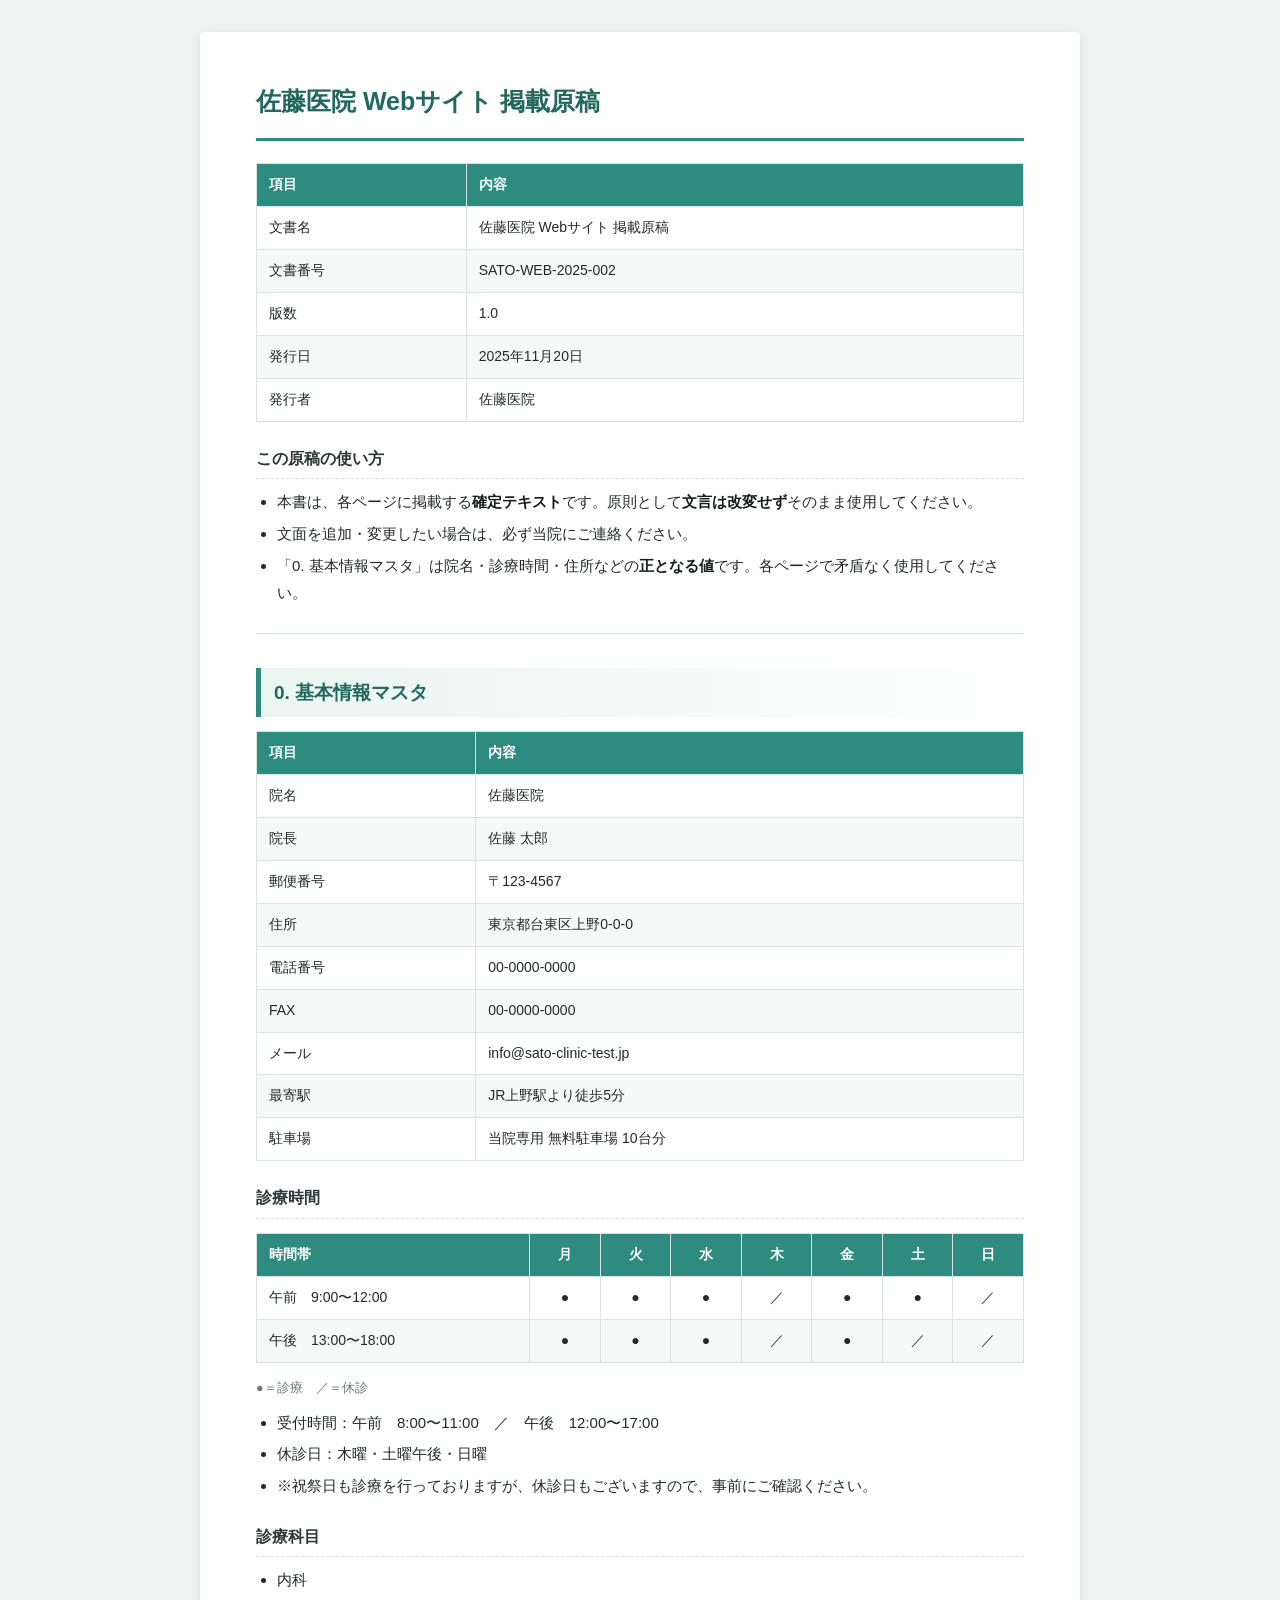
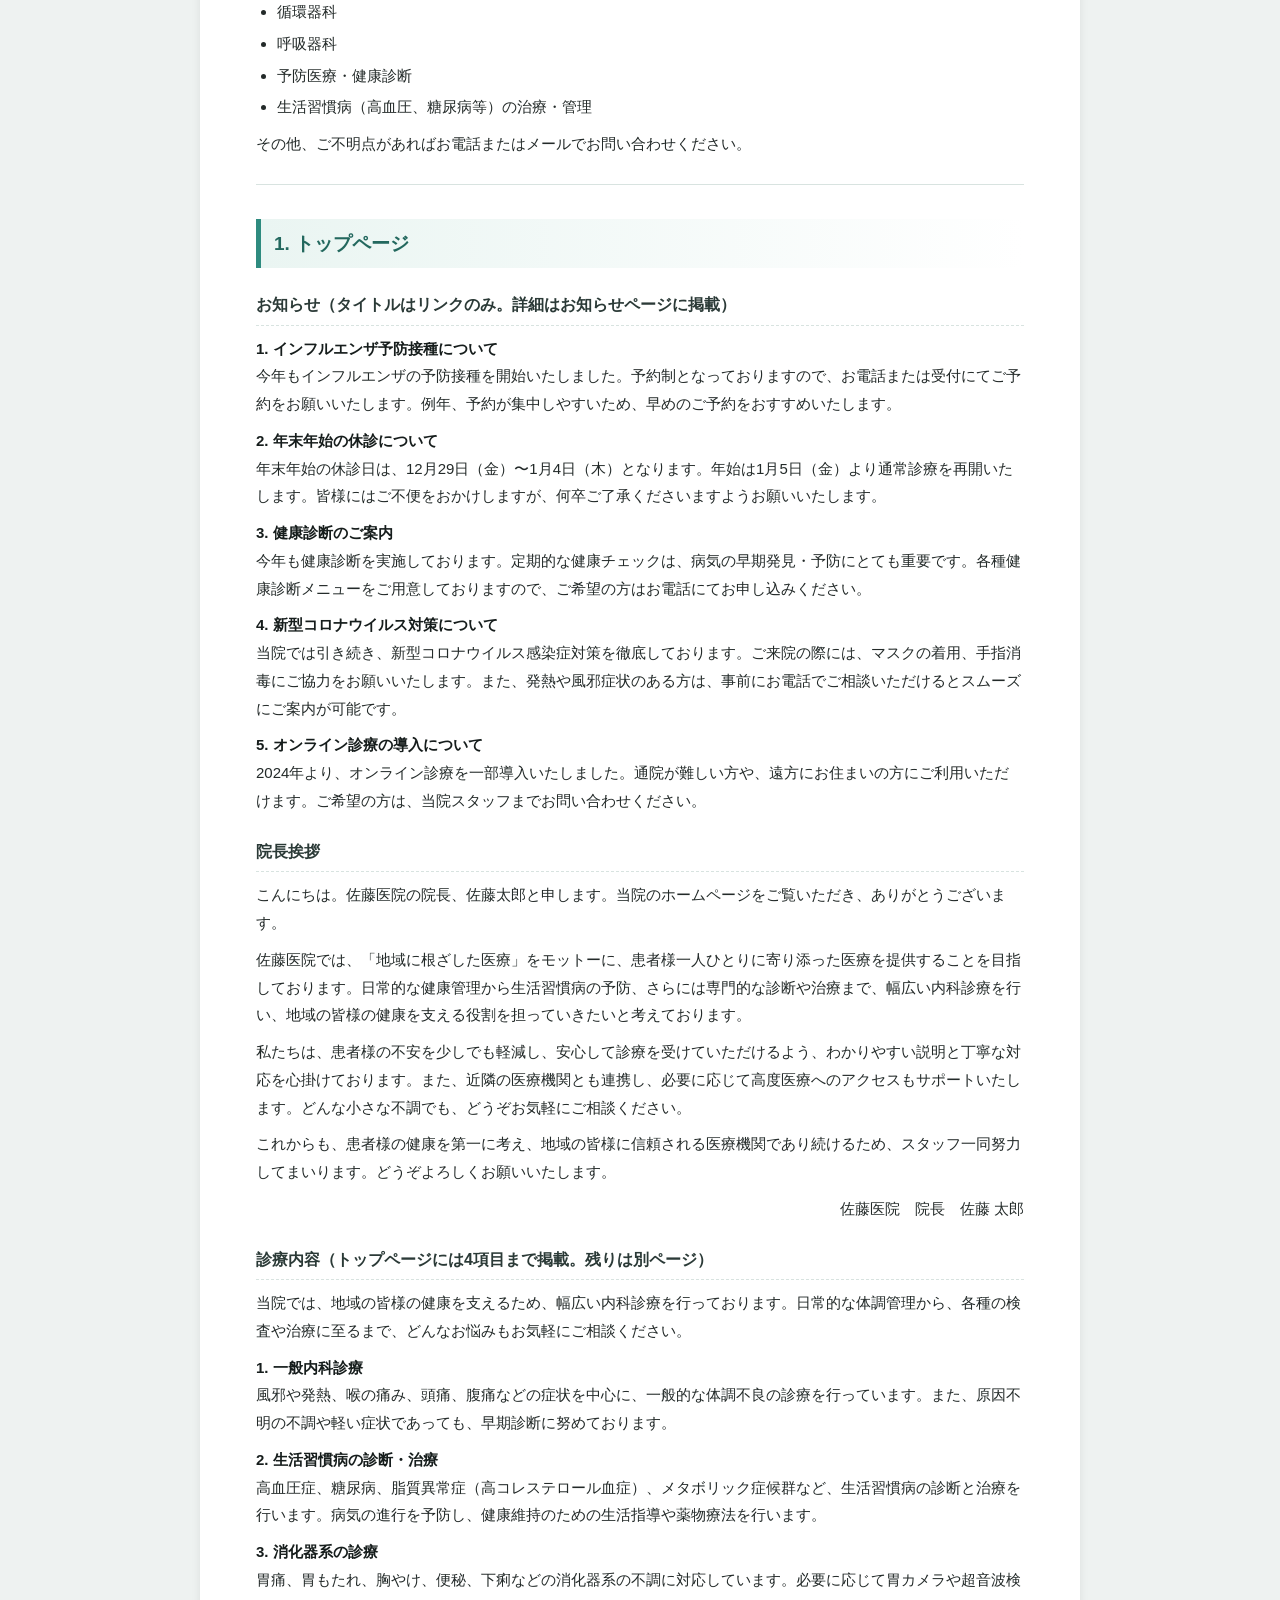
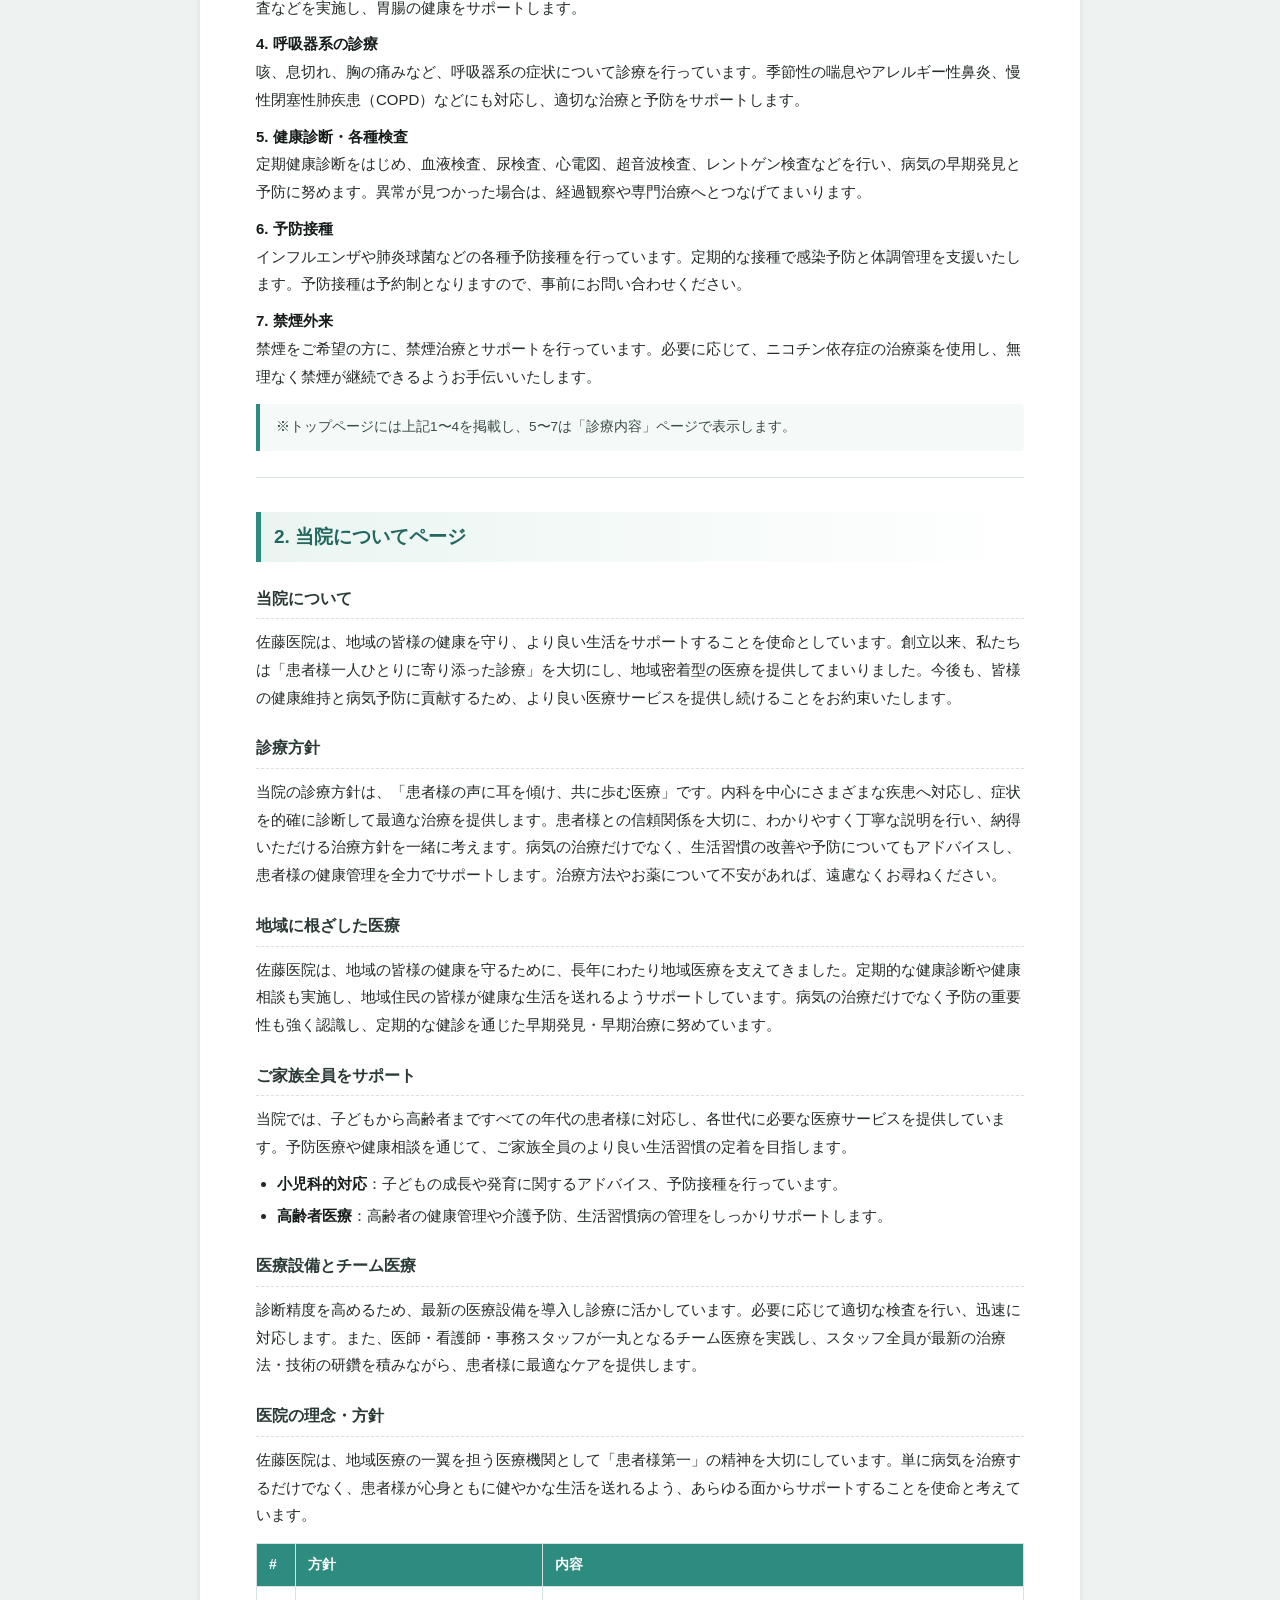
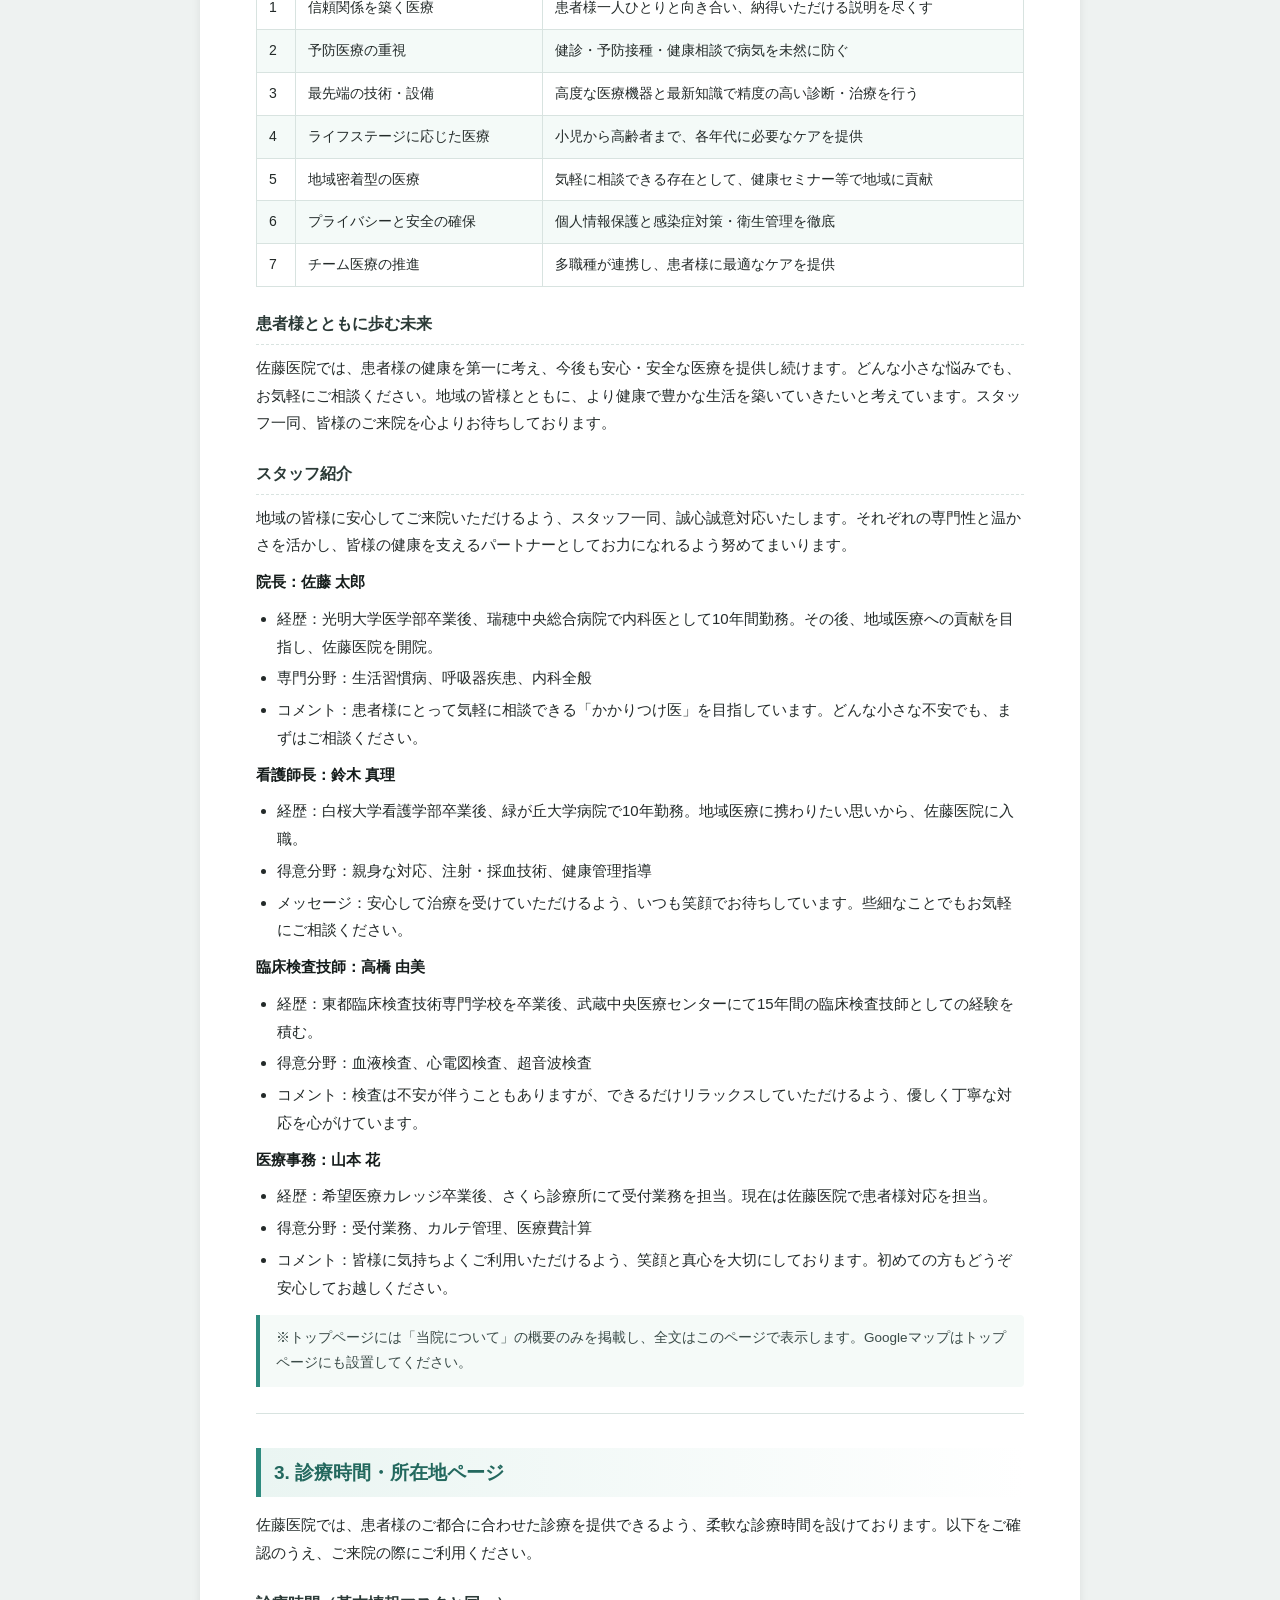
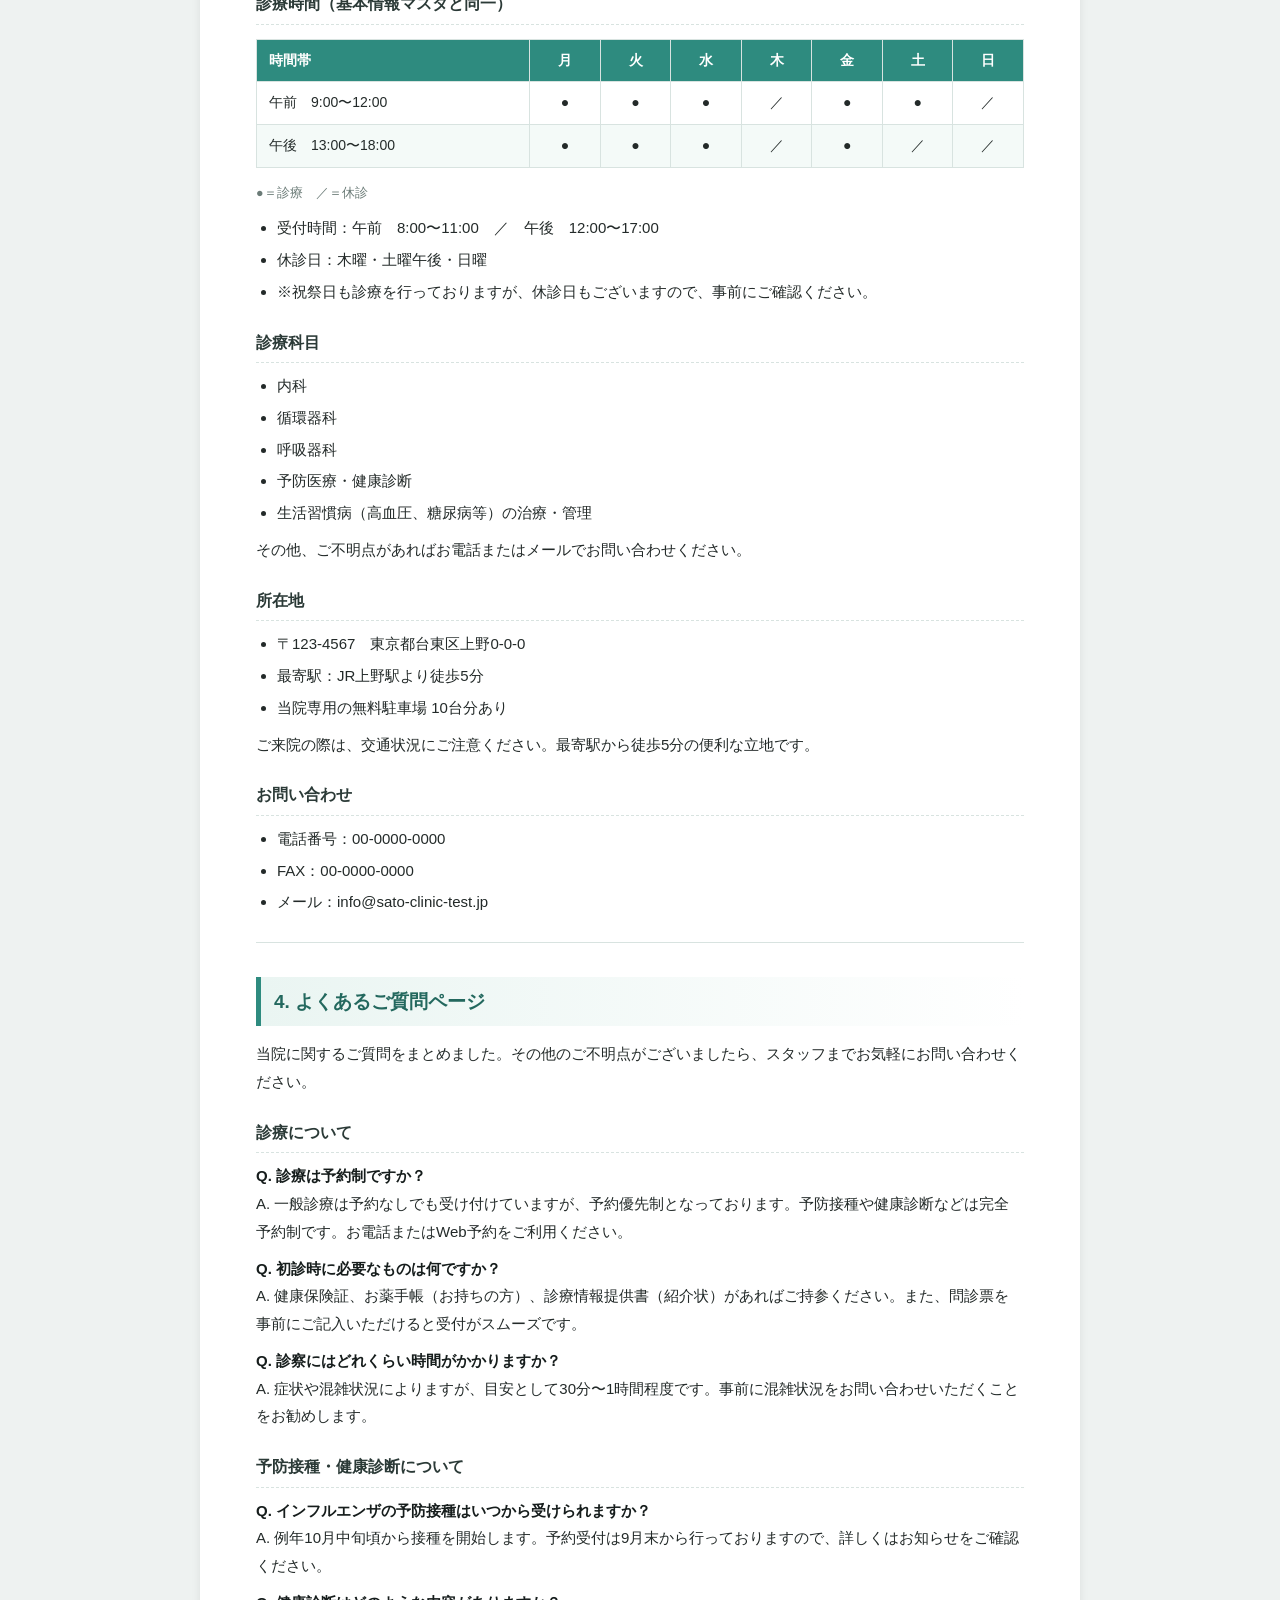
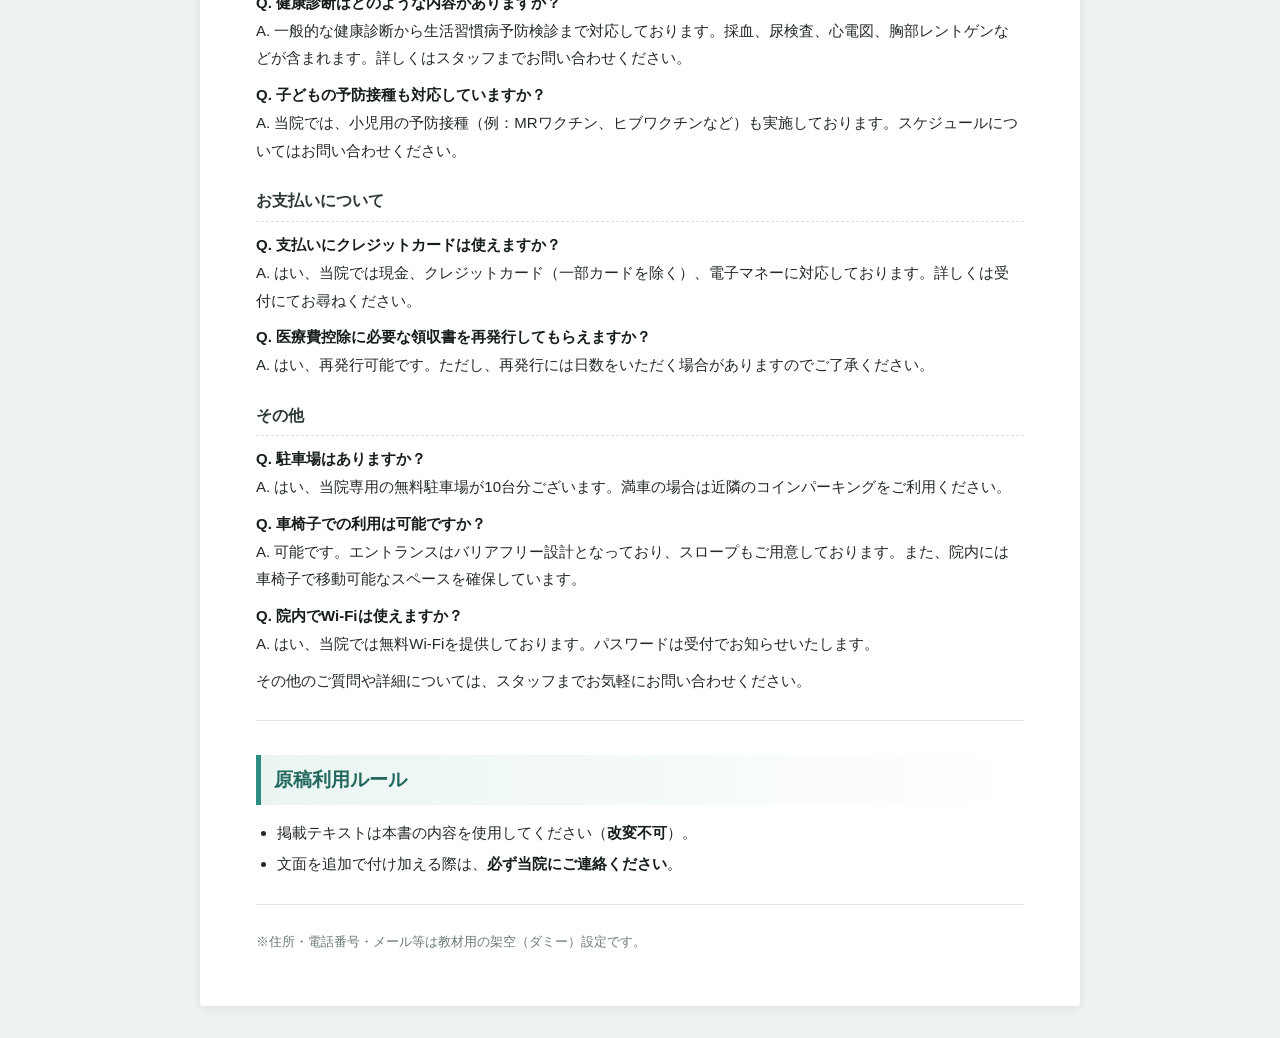
<file: docs/掲載原稿.html>
<!doctype html><html lang="ja"><head><meta charset="utf-8"><meta name="viewport" content="width=device-width, initial-scale=1"><title>佐藤医院 Webサイト 掲載原稿</title><style>
:root{--accent:#2E8B7F;--accent-dark:#23685E;--line:#d8e3e0;--muted:#6B7B77;}
*{box-sizing:border-box;}
body{margin:0;background:#eef2f1;color:#232A29;line-height:1.85;font-size:15px;
 font-family:"Yu Gothic",YuGothic,"Hiragino Kaku Gothic ProN","Noto Sans JP","Meiryo",sans-serif;}
.page{max-width:880px;margin:32px auto;background:#fff;padding:46px 56px;
 box-shadow:0 2px 10px rgba(0,0,0,.08);border-radius:4px;}
h1{font-size:25px;color:var(--accent-dark);margin:0 0 22px;padding-bottom:14px;border-bottom:3px solid var(--accent);}
h2{font-size:19px;color:var(--accent-dark);margin:34px 0 14px;padding:7px 0 7px 13px;
 border-left:5px solid var(--accent);background:linear-gradient(90deg,#eaf5f2,rgba(255,255,255,0));}
h3{font-size:16px;color:#2b3a37;margin:22px 0 9px;padding-bottom:5px;border-bottom:1px dashed var(--line);}
p{margin:9px 0;}
strong{color:#161d1c;}
code{background:#eef3f2;border:1px solid #dde6e3;border-radius:4px;padding:1px 6px;
 font-family:Consolas,"Courier New",monospace;font-size:.9em;}
table{width:100%;border-collapse:collapse;margin:14px 0;font-size:14px;}
th,td{border:1px solid var(--line);padding:8px 12px;text-align:left;vertical-align:top;}
th{background:var(--accent);color:#fff;font-weight:600;}
tbody tr:nth-child(even){background:#f4faf8;}
ul{margin:9px 0;padding-left:1.4em;}
li{margin:4px 0;}
blockquote{margin:14px 0;padding:11px 16px;background:#f5faf8;border-left:4px solid var(--accent);
 color:#3a4a47;font-size:13.5px;border-radius:0 4px 4px 0;}
.small{color:var(--muted);font-size:12.5px;margin:6px 0;}
.right{text-align:right;}
hr{border:0;border-top:1px solid var(--line);margin:26px 0;}
@media print{body{background:#fff;}.page{box-shadow:none;margin:0;max-width:none;padding:0;border-radius:0;}}
@media (max-width:620px){.page{padding:24px 18px;}table{font-size:13px;}th,td{padding:6px 8px;}}
</style></head><body><main class="page"><h1>佐藤医院 Webサイト 掲載原稿</h1>
<table><thead><tr><th>項目</th><th>内容</th></tr></thead><tbody><tr><td>文書名</td><td>佐藤医院 Webサイト 掲載原稿</td></tr><tr><td>文書番号</td><td>SATO-WEB-2025-002</td></tr><tr><td>版数</td><td>1.0</td></tr><tr><td>発行日</td><td>2025年11月20日</td></tr><tr><td>発行者</td><td>佐藤医院</td></tr></tbody></table>
<h3>この原稿の使い方</h3>
<ul><li>本書は、各ページに掲載する<strong>確定テキスト</strong>です。原則として<strong>文言は改変せず</strong>そのまま使用してください。</li><li>文面を追加・変更したい場合は、必ず当院にご連絡ください。</li><li>「0. 基本情報マスタ」は院名・診療時間・住所などの<strong>正となる値</strong>です。各ページで矛盾なく使用してください。</li></ul>
<hr>
<h2>0. 基本情報マスタ</h2>
<table><thead><tr><th>項目</th><th>内容</th></tr></thead><tbody><tr><td>院名</td><td>佐藤医院</td></tr><tr><td>院長</td><td>佐藤 太郎</td></tr><tr><td>郵便番号</td><td>〒123-4567</td></tr><tr><td>住所</td><td>東京都台東区上野0-0-0</td></tr><tr><td>電話番号</td><td>00-0000-0000</td></tr><tr><td>FAX</td><td>00-0000-0000</td></tr><tr><td>メール</td><td>info@sato-clinic-test.jp</td></tr><tr><td>最寄駅</td><td>JR上野駅より徒歩5分</td></tr><tr><td>駐車場</td><td>当院専用 無料駐車場 10台分</td></tr></tbody></table>
<h3>診療時間</h3>
<table><thead><tr><th>時間帯</th><th style="text-align:center">月</th><th style="text-align:center">火</th><th style="text-align:center">水</th><th style="text-align:center">木</th><th style="text-align:center">金</th><th style="text-align:center">土</th><th style="text-align:center">日</th></tr></thead><tbody><tr><td>午前　9:00〜12:00</td><td style="text-align:center">●</td><td style="text-align:center">●</td><td style="text-align:center">●</td><td style="text-align:center">／</td><td style="text-align:center">●</td><td style="text-align:center">●</td><td style="text-align:center">／</td></tr><tr><td>午後　13:00〜18:00</td><td style="text-align:center">●</td><td style="text-align:center">●</td><td style="text-align:center">●</td><td style="text-align:center">／</td><td style="text-align:center">●</td><td style="text-align:center">／</td><td style="text-align:center">／</td></tr></tbody></table>
<p class="small">●＝診療　／＝休診</p>
<ul><li>受付時間：午前　8:00〜11:00　／　午後　12:00〜17:00</li><li>休診日：木曜・土曜午後・日曜</li><li>※祝祭日も診療を行っておりますが、休診日もございますので、事前にご確認ください。</li></ul>
<h3>診療科目</h3>
<ul><li>内科</li><li>循環器科</li><li>呼吸器科</li><li>予防医療・健康診断</li><li>生活習慣病（高血圧、糖尿病等）の治療・管理</li></ul>
<p>その他、ご不明点があればお電話またはメールでお問い合わせください。</p>
<hr>
<h2>1. トップページ</h2>
<h3>お知らせ（タイトルはリンクのみ。詳細はお知らせページに掲載）</h3>
<p><strong>1. インフルエンザ予防接種について</strong><br>今年もインフルエンザの予防接種を開始いたしました。予約制となっておりますので、お電話または受付にてご予約をお願いいたします。例年、予約が集中しやすいため、早めのご予約をおすすめいたします。</p>
<p><strong>2. 年末年始の休診について</strong><br>年末年始の休診日は、12月29日（金）〜1月4日（木）となります。年始は1月5日（金）より通常診療を再開いたします。皆様にはご不便をおかけしますが、何卒ご了承くださいますようお願いいたします。</p>
<p><strong>3. 健康診断のご案内</strong><br>今年も健康診断を実施しております。定期的な健康チェックは、病気の早期発見・予防にとても重要です。各種健康診断メニューをご用意しておりますので、ご希望の方はお電話にてお申し込みください。</p>
<p><strong>4. 新型コロナウイルス対策について</strong><br>当院では引き続き、新型コロナウイルス感染症対策を徹底しております。ご来院の際には、マスクの着用、手指消毒にご協力をお願いいたします。また、発熱や風邪症状のある方は、事前にお電話でご相談いただけるとスムーズにご案内が可能です。</p>
<p><strong>5. オンライン診療の導入について</strong><br>2024年より、オンライン診療を一部導入いたしました。通院が難しい方や、遠方にお住まいの方にご利用いただけます。ご希望の方は、当院スタッフまでお問い合わせください。</p>
<h3>院長挨拶</h3>
<p>こんにちは。佐藤医院の院長、佐藤太郎と申します。当院のホームページをご覧いただき、ありがとうございます。</p>
<p>佐藤医院では、「地域に根ざした医療」をモットーに、患者様一人ひとりに寄り添った医療を提供することを目指しております。日常的な健康管理から生活習慣病の予防、さらには専門的な診断や治療まで、幅広い内科診療を行い、地域の皆様の健康を支える役割を担っていきたいと考えております。</p>
<p>私たちは、患者様の不安を少しでも軽減し、安心して診療を受けていただけるよう、わかりやすい説明と丁寧な対応を心掛けております。また、近隣の医療機関とも連携し、必要に応じて高度医療へのアクセスもサポートいたします。どんな小さな不調でも、どうぞお気軽にご相談ください。</p>
<p>これからも、患者様の健康を第一に考え、地域の皆様に信頼される医療機関であり続けるため、スタッフ一同努力してまいります。どうぞよろしくお願いいたします。</p>
<p class="right">佐藤医院　院長　佐藤 太郎</p>
<h3>診療内容（トップページには4項目まで掲載。残りは別ページ）</h3>
<p>当院では、地域の皆様の健康を支えるため、幅広い内科診療を行っております。日常的な体調管理から、各種の検査や治療に至るまで、どんなお悩みもお気軽にご相談ください。</p>
<p><strong>1. 一般内科診療</strong><br>風邪や発熱、喉の痛み、頭痛、腹痛などの症状を中心に、一般的な体調不良の診療を行っています。また、原因不明の不調や軽い症状であっても、早期診断に努めております。</p>
<p><strong>2. 生活習慣病の診断・治療</strong><br>高血圧症、糖尿病、脂質異常症（高コレステロール血症）、メタボリック症候群など、生活習慣病の診断と治療を行います。病気の進行を予防し、健康維持のための生活指導や薬物療法を行います。</p>
<p><strong>3. 消化器系の診療</strong><br>胃痛、胃もたれ、胸やけ、便秘、下痢などの消化器系の不調に対応しています。必要に応じて胃カメラや超音波検査などを実施し、胃腸の健康をサポートします。</p>
<p><strong>4. 呼吸器系の診療</strong><br>咳、息切れ、胸の痛みなど、呼吸器系の症状について診療を行っています。季節性の喘息やアレルギー性鼻炎、慢性閉塞性肺疾患（COPD）などにも対応し、適切な治療と予防をサポートします。</p>
<p><strong>5. 健康診断・各種検査</strong><br>定期健康診断をはじめ、血液検査、尿検査、心電図、超音波検査、レントゲン検査などを行い、病気の早期発見と予防に努めます。異常が見つかった場合は、経過観察や専門治療へとつなげてまいります。</p>
<p><strong>6. 予防接種</strong><br>インフルエンザや肺炎球菌などの各種予防接種を行っています。定期的な接種で感染予防と体調管理を支援いたします。予防接種は予約制となりますので、事前にお問い合わせください。</p>
<p><strong>7. 禁煙外来</strong><br>禁煙をご希望の方に、禁煙治療とサポートを行っています。必要に応じて、ニコチン依存症の治療薬を使用し、無理なく禁煙が継続できるようお手伝いいたします。</p>
<blockquote>※トップページには上記1〜4を掲載し、5〜7は「診療内容」ページで表示します。</blockquote>
<hr>
<h2>2. 当院についてページ</h2>
<h3>当院について</h3>
<p>佐藤医院は、地域の皆様の健康を守り、より良い生活をサポートすることを使命としています。創立以来、私たちは「患者様一人ひとりに寄り添った診療」を大切にし、地域密着型の医療を提供してまいりました。今後も、皆様の健康維持と病気予防に貢献するため、より良い医療サービスを提供し続けることをお約束いたします。</p>
<h3>診療方針</h3>
<p>当院の診療方針は、「患者様の声に耳を傾け、共に歩む医療」です。内科を中心にさまざまな疾患へ対応し、症状を的確に診断して最適な治療を提供します。患者様との信頼関係を大切に、わかりやすく丁寧な説明を行い、納得いただける治療方針を一緒に考えます。病気の治療だけでなく、生活習慣の改善や予防についてもアドバイスし、患者様の健康管理を全力でサポートします。治療方法やお薬について不安があれば、遠慮なくお尋ねください。</p>
<h3>地域に根ざした医療</h3>
<p>佐藤医院は、地域の皆様の健康を守るために、長年にわたり地域医療を支えてきました。定期的な健康診断や健康相談も実施し、地域住民の皆様が健康な生活を送れるようサポートしています。病気の治療だけでなく予防の重要性も強く認識し、定期的な健診を通じた早期発見・早期治療に努めています。</p>
<h3>ご家族全員をサポート</h3>
<p>当院では、子どもから高齢者まですべての年代の患者様に対応し、各世代に必要な医療サービスを提供しています。予防医療や健康相談を通じて、ご家族全員のより良い生活習慣の定着を目指します。</p>
<ul><li><strong>小児科的対応</strong>：子どもの成長や発育に関するアドバイス、予防接種を行っています。</li><li><strong>高齢者医療</strong>：高齢者の健康管理や介護予防、生活習慣病の管理をしっかりサポートします。</li></ul>
<h3>医療設備とチーム医療</h3>
<p>診断精度を高めるため、最新の医療設備を導入し診療に活かしています。必要に応じて適切な検査を行い、迅速に対応します。また、医師・看護師・事務スタッフが一丸となるチーム医療を実践し、スタッフ全員が最新の治療法・技術の研鑽を積みながら、患者様に最適なケアを提供します。</p>
<h3>医院の理念・方針</h3>
<p>佐藤医院は、地域医療の一翼を担う医療機関として「患者様第一」の精神を大切にしています。単に病気を治療するだけでなく、患者様が心身ともに健やかな生活を送れるよう、あらゆる面からサポートすることを使命と考えています。</p>
<table><thead><tr><th>#</th><th>方針</th><th>内容</th></tr></thead><tbody><tr><td>1</td><td>信頼関係を築く医療</td><td>患者様一人ひとりと向き合い、納得いただける説明を尽くす</td></tr><tr><td>2</td><td>予防医療の重視</td><td>健診・予防接種・健康相談で病気を未然に防ぐ</td></tr><tr><td>3</td><td>最先端の技術・設備</td><td>高度な医療機器と最新知識で精度の高い診断・治療を行う</td></tr><tr><td>4</td><td>ライフステージに応じた医療</td><td>小児から高齢者まで、各年代に必要なケアを提供</td></tr><tr><td>5</td><td>地域密着型の医療</td><td>気軽に相談できる存在として、健康セミナー等で地域に貢献</td></tr><tr><td>6</td><td>プライバシーと安全の確保</td><td>個人情報保護と感染症対策・衛生管理を徹底</td></tr><tr><td>7</td><td>チーム医療の推進</td><td>多職種が連携し、患者様に最適なケアを提供</td></tr></tbody></table>
<h3>患者様とともに歩む未来</h3>
<p>佐藤医院では、患者様の健康を第一に考え、今後も安心・安全な医療を提供し続けます。どんな小さな悩みでも、お気軽にご相談ください。地域の皆様とともに、より健康で豊かな生活を築いていきたいと考えています。スタッフ一同、皆様のご来院を心よりお待ちしております。</p>
<h3>スタッフ紹介</h3>
<p>地域の皆様に安心してご来院いただけるよう、スタッフ一同、誠心誠意対応いたします。それぞれの専門性と温かさを活かし、皆様の健康を支えるパートナーとしてお力になれるよう努めてまいります。</p>
<p><strong>院長：佐藤 太郎</strong></p>
<ul><li>経歴：光明大学医学部卒業後、瑞穂中央総合病院で内科医として10年間勤務。その後、地域医療への貢献を目指し、佐藤医院を開院。</li><li>専門分野：生活習慣病、呼吸器疾患、内科全般</li><li>コメント：患者様にとって気軽に相談できる「かかりつけ医」を目指しています。どんな小さな不安でも、まずはご相談ください。</li></ul>
<p><strong>看護師長：鈴木 真理</strong></p>
<ul><li>経歴：白桜大学看護学部卒業後、緑が丘大学病院で10年勤務。地域医療に携わりたい思いから、佐藤医院に入職。</li><li>得意分野：親身な対応、注射・採血技術、健康管理指導</li><li>メッセージ：安心して治療を受けていただけるよう、いつも笑顔でお待ちしています。些細なことでもお気軽にご相談ください。</li></ul>
<p><strong>臨床検査技師：高橋 由美</strong></p>
<ul><li>経歴：東都臨床検査技術専門学校を卒業後、武蔵中央医療センターにて15年間の臨床検査技師としての経験を積む。</li><li>得意分野：血液検査、心電図検査、超音波検査</li><li>コメント：検査は不安が伴うこともありますが、できるだけリラックスしていただけるよう、優しく丁寧な対応を心がけています。</li></ul>
<p><strong>医療事務：山本 花</strong></p>
<ul><li>経歴：希望医療カレッジ卒業後、さくら診療所にて受付業務を担当。現在は佐藤医院で患者様対応を担当。</li><li>得意分野：受付業務、カルテ管理、医療費計算</li><li>コメント：皆様に気持ちよくご利用いただけるよう、笑顔と真心を大切にしております。初めての方もどうぞ安心してお越しください。</li></ul>
<blockquote>※トップページには「当院について」の概要のみを掲載し、全文はこのページで表示します。Googleマップはトップページにも設置してください。</blockquote>
<hr>
<h2>3. 診療時間・所在地ページ</h2>
<p>佐藤医院では、患者様のご都合に合わせた診療を提供できるよう、柔軟な診療時間を設けております。以下をご確認のうえ、ご来院の際にご利用ください。</p>
<h3>診療時間（基本情報マスタと同一）</h3>
<table><thead><tr><th>時間帯</th><th style="text-align:center">月</th><th style="text-align:center">火</th><th style="text-align:center">水</th><th style="text-align:center">木</th><th style="text-align:center">金</th><th style="text-align:center">土</th><th style="text-align:center">日</th></tr></thead><tbody><tr><td>午前　9:00〜12:00</td><td style="text-align:center">●</td><td style="text-align:center">●</td><td style="text-align:center">●</td><td style="text-align:center">／</td><td style="text-align:center">●</td><td style="text-align:center">●</td><td style="text-align:center">／</td></tr><tr><td>午後　13:00〜18:00</td><td style="text-align:center">●</td><td style="text-align:center">●</td><td style="text-align:center">●</td><td style="text-align:center">／</td><td style="text-align:center">●</td><td style="text-align:center">／</td><td style="text-align:center">／</td></tr></tbody></table>
<p class="small">●＝診療　／＝休診</p>
<ul><li>受付時間：午前　8:00〜11:00　／　午後　12:00〜17:00</li><li>休診日：木曜・土曜午後・日曜</li><li>※祝祭日も診療を行っておりますが、休診日もございますので、事前にご確認ください。</li></ul>
<h3>診療科目</h3>
<ul><li>内科</li><li>循環器科</li><li>呼吸器科</li><li>予防医療・健康診断</li><li>生活習慣病（高血圧、糖尿病等）の治療・管理</li></ul>
<p>その他、ご不明点があればお電話またはメールでお問い合わせください。</p>
<h3>所在地</h3>
<ul><li>〒123-4567　東京都台東区上野0-0-0</li><li>最寄駅：JR上野駅より徒歩5分</li><li>当院専用の無料駐車場 10台分あり</li></ul>
<p>ご来院の際は、交通状況にご注意ください。最寄駅から徒歩5分の便利な立地です。</p>
<h3>お問い合わせ</h3>
<ul><li>電話番号：00-0000-0000</li><li>FAX：00-0000-0000</li><li>メール：info@sato-clinic-test.jp</li></ul>
<hr>
<h2>4. よくあるご質問ページ</h2>
<p>当院に関するご質問をまとめました。その他のご不明点がございましたら、スタッフまでお気軽にお問い合わせください。</p>
<h3>診療について</h3>
<p><strong>Q. 診療は予約制ですか？</strong><br>A. 一般診療は予約なしでも受け付けていますが、予約優先制となっております。予防接種や健康診断などは完全予約制です。お電話またはWeb予約をご利用ください。</p>
<p><strong>Q. 初診時に必要なものは何ですか？</strong><br>A. 健康保険証、お薬手帳（お持ちの方）、診療情報提供書（紹介状）があればご持参ください。また、問診票を事前にご記入いただけると受付がスムーズです。</p>
<p><strong>Q. 診察にはどれくらい時間がかかりますか？</strong><br>A. 症状や混雑状況によりますが、目安として30分〜1時間程度です。事前に混雑状況をお問い合わせいただくことをお勧めします。</p>
<h3>予防接種・健康診断について</h3>
<p><strong>Q. インフルエンザの予防接種はいつから受けられますか？</strong><br>A. 例年10月中旬頃から接種を開始します。予約受付は9月末から行っておりますので、詳しくはお知らせをご確認ください。</p>
<p><strong>Q. 健康診断はどのような内容がありますか？</strong><br>A. 一般的な健康診断から生活習慣病予防検診まで対応しております。採血、尿検査、心電図、胸部レントゲンなどが含まれます。詳しくはスタッフまでお問い合わせください。</p>
<p><strong>Q. 子どもの予防接種も対応していますか？</strong><br>A. 当院では、小児用の予防接種（例：MRワクチン、ヒブワクチンなど）も実施しております。スケジュールについてはお問い合わせください。</p>
<h3>お支払いについて</h3>
<p><strong>Q. 支払いにクレジットカードは使えますか？</strong><br>A. はい、当院では現金、クレジットカード（一部カードを除く）、電子マネーに対応しております。詳しくは受付にてお尋ねください。</p>
<p><strong>Q. 医療費控除に必要な領収書を再発行してもらえますか？</strong><br>A. はい、再発行可能です。ただし、再発行には日数をいただく場合がありますのでご了承ください。</p>
<h3>その他</h3>
<p><strong>Q. 駐車場はありますか？</strong><br>A. はい、当院専用の無料駐車場が10台分ございます。満車の場合は近隣のコインパーキングをご利用ください。</p>
<p><strong>Q. 車椅子での利用は可能ですか？</strong><br>A. 可能です。エントランスはバリアフリー設計となっており、スロープもご用意しております。また、院内には車椅子で移動可能なスペースを確保しています。</p>
<p><strong>Q. 院内でWi-Fiは使えますか？</strong><br>A. はい、当院では無料Wi-Fiを提供しております。パスワードは受付でお知らせいたします。</p>
<p>その他のご質問や詳細については、スタッフまでお気軽にお問い合わせください。</p>
<hr>
<h2>原稿利用ルール</h2>
<ul><li>掲載テキストは本書の内容を使用してください（<strong>改変不可</strong>）。</li><li>文面を追加で付け加える際は、<strong>必ず当院にご連絡ください</strong>。</li></ul>
<hr>
<p class="small">※住所・電話番号・メール等は教材用の架空（ダミー）設定です。</p></main></body></html>
</file>
<file: css/style.css>
/* ===================== 共通 ===================== */
:root{--bg:#f3f8f7;--paper:#fff;--ink:#30413f;--muted:#708481;--line:#c9dcda;--accent:#286d68;--accent-light:#e4f1ef;--max:1240px}
*{box-sizing:border-box}html{scroll-behavior:smooth}body{margin:0;background:var(--bg);color:var(--ink);font-family:"Noto Sans JP",sans-serif;font-size:15px;line-height:1.9;letter-spacing:.03em}img{max-width:100%;display:block}a{color:inherit;text-decoration:none}.sr-only{position:absolute;width:1px;height:1px;padding:0;margin:-1px;overflow:hidden;clip:rect(0,0,0,0);white-space:nowrap;border:0}
/* ===================== ヘッダー ===================== */
.site-header{height:70px;background:#fff;border-bottom:1px solid #dce8e6;position:sticky;top:0;z-index:2}.header-inner{max-width:var(--max);height:100%;margin:auto;display:flex;align-items:center;justify-content:space-between;padding:0 26px}.brand img{width:150px;height:auto}.site-header nav{display:flex;gap:21px;font-size:13px;color:var(--accent);font-weight:500}.site-header nav a:hover{color:#82a9a5}
/* ===================== メインビジュアル ===================== */
main{max-width:var(--max);margin:0 auto;background:var(--paper);box-shadow:0 0 25px rgba(38,86,79,.04)}.hero{height:355px;position:relative;overflow:hidden}.hero>img{width:100%;height:100%;object-fit:cover;object-position:center}.hero:after{content:"";position:absolute;inset:0;background:linear-gradient(90deg,rgba(21,65,61,.47),transparent 58%)}.hero-copy{position:absolute;z-index:1;left:48px;top:104px;color:#fff}.hero-copy p{font-size:31px;margin:0;font-weight:500;text-shadow:0 1px 4px rgba(0,0,0,.2)}.hero-copy span{font-size:13px;letter-spacing:.15em}
.card,.section{padding:54px 72px}.hours{padding-top:34px;padding-bottom:30px;background:#eff8f6}.hours-table{width:100%;border-collapse:collapse;font-size:13px;text-align:center;background:#fff}.hours-table th,.hours-table td{border:1px solid #d8e5e2;height:42px;padding:5px 7px}.hours-table thead th{background:#f8fbfa;color:var(--muted);font-weight:500}.hours-table tbody th{font-weight:400;color:var(--muted);text-align:left;white-space:nowrap}.hours-table td{color:#278f88;font-size:18px}.table-note{color:var(--muted);font-size:11px;margin:9px 0 0;text-align:center}
/* ===================== 共通セクション ===================== */
.section{background:#fff}.section h2{color:var(--accent);font-size:22px;font-weight:500;text-align:center;letter-spacing:.18em;margin:0 0 34px;line-height:1.4}.section h2:after{content:"";display:block;width:76px;border-bottom:1px solid #77a7a2;margin:13px auto 0}.more-link{display:block;color:#357b76;text-align:center;font-size:12px;margin-top:24px}.news{padding-top:43px;padding-bottom:39px}.news h2{background:var(--accent);color:#fff;width:100%;border-radius:22px;padding:7px 0;font-size:16px;margin-bottom:25px}.news h2:after{display:none}.news-list{list-style:none;margin:0;padding:0;border-top:1px solid #d8e3e1}.news-list li{display:grid;grid-template-columns:108px 1fr auto;gap:8px;border-bottom:1px solid #d8e3e1;padding:8px 4px;font-size:12px;align-items:center}.news-list time{color:#8b9a97}.news-list a{font-weight:500}.news-list span{color:#43938d;font-size:11px}.greeting{padding-top:38px}.greeting-body{display:grid;grid-template-columns:220px 1fr;gap:28px;align-items:start}.greeting-body img{height:250px;width:220px;object-fit:cover;border-radius:18px}.greeting-body p{margin:0 0 13px;font-size:13px}.signature{text-align:right;font-size:11px!important;color:var(--muted)}
/* ===================== 診療内容 ===================== */
.medical{background:#f7fbfa}.medical-grid{display:grid;grid-template-columns:1fr 1fr;gap:34px 28px}.medical-grid article img{width:100%;height:190px;object-fit:cover;border-radius:13px}.medical-grid h3,.staff h3{color:var(--accent);font-size:15px;font-weight:500;margin:10px 0 4px}.medical-grid p,.staff p{font-size:12px;line-height:1.8;margin:0}.about{padding-top:58px}.about-banner{position:relative;overflow:hidden;border-radius:20px;min-height:220px;background:var(--accent-light)}.about-banner img{width:100%;height:220px;object-fit:cover;opacity:.33}.about-banner>div{position:absolute;inset:0;padding:40px 55px;color:#315855;text-shadow:0 1px 1px #fff;font-size:13px}.about-banner p{max-width:500px;margin:0 0 13px}
/* ===================== スタッフ紹介 ===================== */
.staff{background:#fff}.lead{text-align:center;font-size:12px;margin:-12px 0 30px}.staff-grid{display:grid;grid-template-columns:1fr 1fr;gap:26px 40px}.staff-grid article{text-align:center}.staff-grid img{width:150px;height:150px;object-fit:cover;border-radius:50%;margin:0 auto 10px}.staff-grid .staff-lead{grid-column:1/-1;display:flex;text-align:left;align-items:center;gap:28px}.staff-grid .staff-lead img{margin:0;width:180px;height:180px}.staff-grid .staff-lead h3{margin-top:0}
/* ===================== アクセス・フッター ===================== */
.access{background:#f7fbfa}.map{width:76%;height:310px;object-fit:cover;margin:0 auto;border-radius:10px}.address{list-style:none;margin:18px auto 28px;width:76%;padding:0;font-size:12px;line-height:2}.contact{background:#fff;border:1px dashed #bfd4d0;padding:18px 24px;text-align:center;width:76%;margin:auto}.contact h3{font-size:16px;margin:0 0 10px;color:var(--accent)}.contact p{font-size:12px;margin:2px}.final-hours{padding-top:40px}.subjects{text-align:center;padding-top:26px;padding-bottom:52px}.subjects h2{margin-bottom:22px}.subjects p{font-size:12px;margin:3px}.site-footer{background:#286d68;color:#fff;text-align:center;padding:35px 20px 18px;font-size:11px}.site-footer img{width:145px;margin:0 auto 13px;filter:brightness(0) invert(1)}.site-footer p{margin:0 0 20px}.site-footer small{font-size:10px;opacity:.8}
@media(max-width:720px){body{font-size:14px}.site-header{height:auto;position:static}.header-inner{display:block;padding:13px 16px}.brand img{width:136px}.site-header nav{gap:10px;justify-content:space-between;font-size:10px;margin-top:9px}.hero{height:310px}.hero-copy{left:25px;top:95px}.hero-copy p{font-size:23px}.card,.section{padding-left:25px;padding-right:25px}.greeting-body{grid-template-columns:145px 1fr;gap:16px}.greeting-body img{width:145px;height:175px}.greeting-body p{font-size:11px;line-height:1.7}.medical-grid{gap:25px 15px}.medical-grid article img{height:135px}.medical-grid p,.staff p{font-size:10px}.about-banner>div{padding:28px 25px;font-size:11px}.map,.address,.contact{width:100%}.map{height:230px}.staff-grid{gap:22px 16px}.staff-grid .staff-lead{gap:18px}.staff-grid .staff-lead img{width:130px;height:130px}.staff-grid img{width:110px;height:110px}.news-list li{grid-template-columns:76px 1fr;line-height:1.45}.news-list span{grid-column:2}.hours-table{font-size:10px}.hours-table th,.hours-table td{height:34px;padding:3px}.hours-table td{font-size:14px}}
/* 当院についての見出しとリンクは画像上に配置 */
.about-copy h2{color:var(--accent);font-size:22px;font-weight:500;text-align:center;letter-spacing:.18em;margin:0 0 28px;line-height:1.4}
.about-copy h2:after{content:"";display:block;width:76px;border-bottom:1px solid #77a7a2;margin:13px auto 0}
.about-copy .more-link{color:var(--accent);font-weight:500;margin-top:22px}
/* スタッフ紹介：参考画像に合わせた配置 */
.staff-grid article:not(.staff-lead){text-align:left}
.staff-grid article:not(.staff-lead) img{margin-left:auto;margin-right:auto}
.staff-grid article:last-child{grid-column:1 / -1;width:50%;margin:0 auto}
.staff-grid .staff-lead{width:75%;margin-left:auto;margin-right:auto}
.staff-grid article:last-child img{margin-left:auto;margin-right:auto}
.staff-grid article p{margin-bottom:8px}

@media(max-width:720px){
  .staff-grid .staff-lead{width:100%}
  .staff-grid article:last-child{width:70%}
}
.news .more-link{text-align:right;padding-right:4px}
.about-banner{min-height:260px;margin-top:-20px;margin-bottom:-20px}
.about-banner img{height:260px}
@media(max-width:720px){.about-banner{min-height:250px;margin-top:-15px;margin-bottom:-15px}.about-banner img{height:250px}}
.about-banner{min-height:280px;margin-top:-30px;margin-bottom:-30px}
.about-banner img{height:280px}
.news .more-link{color:#43938d}
@media(max-width:720px){.about-banner{min-height:270px;margin-top:-25px;margin-bottom:-25px}.about-banner img{height:270px}}
.greeting-body img{object-position:calc(50% - 60px) center}
.medical-grid article img{object-position:center calc(50% + 50px)}
.staff-grid .staff-lead > img{transform:translateX(-60px)}
.staff-grid article:nth-child(2) > img{transform:translateX(-60px)}
.staff-grid article:nth-child(4) > img{transform:translateX(60px)}
.site-footer img{filter:brightness(0) invert(1) opacity(.78)}
.subjects p{font-weight:600}
</file>
<file: css/style.mobile.css>
/* =========================================================
   SP専用デザイン（390px基準）
   PC用のstyle.cssには影響させない
========================================================= */
@media (max-width: 767px) {
  :root{--sp-green:#2d7771;--sp-cream:#faf8ef;--sp-line:#dce9e5}
  html,body{width:100%;overflow-x:hidden}
  body{background:var(--sp-cream);font-size:12px;line-height:1.65;letter-spacing:.02em}
  .site-header{height:56px;position:relative;background:#fff;border-bottom:1px solid #e6eeeb}
  .header-inner{height:56px;padding:8px 18px;display:flex;align-items:center}
  .brand img{width:142px;height:auto}
  .site-header nav{display:none}
  .header-inner:after{content:"☰";display:block;margin-left:auto;color:var(--sp-green);font-size:25px;line-height:1;transform:scaleX(1.15)}

  main{width:100%;max-width:390px;margin:0 auto;box-shadow:none;background:#fff;display:flex;flex-direction:column}
  .hero{order:1;height:135px;border-radius:0;overflow:hidden}
  .hero>img{height:135px;object-position:center}
  .hero:after{background:linear-gradient(90deg,rgba(18,59,55,.58),rgba(18,59,55,0) 72%)}
  .hero-copy{left:20px;top:21px}
  .hero-copy p{font-size:17px;line-height:1.35;max-width:150px}
  .hero-copy span{font-size:9px}

  .hours{order:2;margin:14px 14px 0;padding:15px 10px 14px;border-radius:12px;background:#fff;box-shadow:0 2px 9px rgba(49,89,82,.06)}
  .hours-table{font-size:9px;table-layout:fixed}
  .hours-table th,.hours-table td{height:28px;padding:2px 1px;border-color:var(--sp-line)}
  .hours-table tbody th{font-size:8px;line-height:1.25;white-space:normal}
  .hours-table td{font-size:12px}
  .table-note{font-size:8px;margin-top:5px}
  .hours:after{content:"☎ 03-1234-5678";display:block;background:#3d938a;color:#fff;border-radius:22px;text-align:center;font-size:16px;font-weight:600;padding:5px 0;margin-top:10px;letter-spacing:.04em}

  .news{display:none}
  .section{padding:24px 16px;background:#fff}
  .section h2{font-size:17px;letter-spacing:.1em;margin-bottom:21px;color:var(--sp-green)}
  .section h2:after{width:40px;margin-top:6px;border-color:#78a9a2}

  .greeting{order:3;margin-top:12px;padding-top:21px;padding-bottom:21px}
  .greeting h2{font-size:0;margin-bottom:17px}
  .greeting h2:before{content:"当院について";font-size:17px}
  .greeting-body{grid-template-columns:155px minmax(0,1fr);gap:12px;align-items:start}
  .greeting-body img{width:155px;height:154px;border-radius:8px;object-position:center;transform:none}
  .greeting-body p{font-size:9px;line-height:1.55;margin:0 0 6px}
  .greeting-body .signature{font-size:8px!important}

  .medical{order:4;padding-top:23px;padding-bottom:24px;background:var(--sp-cream)}
  .medical-grid{grid-template-columns:1fr 1fr;gap:9px 10px}
  .medical-grid article{background:#fff;border-radius:9px;overflow:hidden;box-shadow:0 1px 5px rgba(65,78,66,.06)}
  .medical-grid article img{width:100%;height:82px;border-radius:0;object-position:center;transform:none}
  .medical-grid h3{font-size:11px;line-height:1.3;margin:7px 8px 3px;color:var(--sp-green);font-weight:600}
  .medical-grid p{font-size:8px;line-height:1.45;margin:0 8px 9px;display:block}
  .medical .more-link{font-size:9px;margin-top:14px}

  .about{order:5;padding:20px 16px;background:#fff}
  .about-banner{min-height:132px;height:132px;margin:0;border-radius:10px}
  .about-banner img{height:132px;opacity:.48;object-position:center}
  .about-banner>div{padding:17px 18px;font-size:9px;line-height:1.55}
  .about-copy h2{font-size:0;margin:0 0 10px}
  .about-copy h2:before{content:"院内・設備のご紹介";font-size:15px}
  .about-copy h2:after{width:35px;margin-top:4px}
  .about-copy p{display:none}
  .about-copy .more-link{font-size:9px;margin:12px auto 0;background:#fff;border-radius:15px;padding:3px 13px;width:max-content;text-shadow:none}

  .staff{order:6;padding-top:24px;padding-bottom:25px;background:var(--sp-cream)}
  .lead{font-size:9px;line-height:1.55;margin:-6px 0 18px}
  .staff-grid{grid-template-columns:repeat(2,1fr);gap:18px 10px}
  .staff-grid .staff-lead{grid-column:auto;width:auto;display:block;text-align:center;margin:0}
  .staff-grid .staff-lead>img{width:76px;height:76px;margin:0 auto 5px;transform:none}
  .staff-grid .staff-lead>div{display:block;width:auto;margin:0;text-align:left}
  .staff-grid article:not(.staff-lead){text-align:center;min-width:0}
  .staff-grid article:not(.staff-lead) img{width:76px;height:76px;margin:0 auto 5px;transform:none}
  .staff-grid article:last-child{grid-column:auto;width:auto;margin:0}
  .staff-grid h3{font-size:9px;line-height:1.35;margin:4px 0;color:var(--sp-green)}
  .staff-grid .staff-lead h3{font-size:9px;line-height:1.35;margin:4px 0;color:var(--sp-green)}
  .staff-grid article p{font-size:7px;line-height:1.45;text-align:left;margin:0 1px 4px}

  .access{order:7;padding-top:22px;padding-bottom:20px;background:#fff}
  .map{width:100%;height:145px;border-radius:7px;object-fit:cover}
  .address{width:100%;font-size:9px;line-height:1.65;margin:9px 0 14px;padding-left:0}
  .contact{width:100%;padding:10px 12px;border-radius:8px}
  .contact h3{font-size:11px;margin-bottom:4px}
  .contact p{font-size:9px}

  .final-hours{order:8;padding:15px 16px;background:#fff}
  .final-hours h2{font-size:13px;margin-bottom:10px}
  .final-hours .table-note{font-size:8px}
  .subjects{order:9;padding:14px 16px 26px;background:#fff}
  .subjects h2{font-size:13px;margin-bottom:10px}
  .subjects p{font-size:9px;line-height:1.5;margin:2px;font-weight:600}

  .site-footer{padding:20px 15px 10px;font-size:9px}
  .site-footer img{width:120px;margin-bottom:7px}
  .site-footer p{margin-bottom:8px}
  .site-footer small{font-size:8px}
}
</file>
<file: satoclinic_site/css/style.css>
/* ===================== 共通 ===================== */
:root{--bg:#f3f8f7;--paper:#fff;--ink:#30413f;--muted:#708481;--line:#c9dcda;--accent:#286d68;--accent-light:#e4f1ef;--max:1240px}
*{box-sizing:border-box}html{scroll-behavior:smooth}body{margin:0;background:var(--bg);color:var(--ink);font-family:"Noto Sans JP",sans-serif;font-size:15px;line-height:1.9;letter-spacing:.03em}img{max-width:100%;display:block}a{color:inherit;text-decoration:none}.sr-only{position:absolute;width:1px;height:1px;padding:0;margin:-1px;overflow:hidden;clip:rect(0,0,0,0);white-space:nowrap;border:0}
/* ===================== ヘッダー ===================== */
.site-header{height:70px;background:#fff;border-bottom:1px solid #dce8e6;position:sticky;top:0;z-index:2}.header-inner{max-width:var(--max);height:100%;margin:auto;display:flex;align-items:center;justify-content:space-between;padding:0 26px}.brand img{width:150px;height:auto}.site-header nav{display:flex;gap:21px;font-size:13px;color:var(--accent);font-weight:500}.site-header nav a:hover{color:#82a9a5}
/* ===================== メインビジュアル ===================== */
main{max-width:var(--max);margin:0 auto;background:var(--paper);box-shadow:0 0 25px rgba(38,86,79,.04)}.hero{height:355px;position:relative;overflow:hidden}.hero>img{width:100%;height:100%;object-fit:cover;object-position:center}.hero:after{content:"";position:absolute;inset:0;background:linear-gradient(90deg,rgba(21,65,61,.47),transparent 58%)}.hero-copy{position:absolute;z-index:1;left:48px;top:104px;color:#fff}.hero-copy p{font-size:31px;margin:0;font-weight:500;text-shadow:0 1px 4px rgba(0,0,0,.2)}.hero-copy span{font-size:13px;letter-spacing:.15em}
.card,.section{padding:54px 72px}.hours{padding-top:34px;padding-bottom:30px;background:#eff8f6}.hours-table{width:100%;border-collapse:collapse;font-size:13px;text-align:center;background:#fff}.hours-table th,.hours-table td{border:1px solid #d8e5e2;height:42px;padding:5px 7px}.hours-table thead th{background:#f8fbfa;color:var(--muted);font-weight:500}.hours-table tbody th{font-weight:400;color:var(--muted);text-align:left;white-space:nowrap}.hours-table td{color:#278f88;font-size:18px}.table-note{color:var(--muted);font-size:11px;margin:9px 0 0;text-align:center}
/* ===================== 共通セクション ===================== */
.section{background:#fff}.section h2{color:var(--accent);font-size:22px;font-weight:500;text-align:center;letter-spacing:.18em;margin:0 0 34px;line-height:1.4}.section h2:after{content:"";display:block;width:76px;border-bottom:1px solid #77a7a2;margin:13px auto 0}.more-link{display:block;color:#357b76;text-align:center;font-size:12px;margin-top:24px}.news{padding-top:43px;padding-bottom:39px}.news h2{background:var(--accent);color:#fff;width:100%;border-radius:22px;padding:7px 0;font-size:16px;margin-bottom:25px}.news h2:after{display:none}.news-list{list-style:none;margin:0;padding:0;border-top:1px solid #d8e3e1}.news-list li{display:grid;grid-template-columns:108px 1fr auto;gap:8px;border-bottom:1px solid #d8e3e1;padding:8px 4px;font-size:12px;align-items:center}.news-list time{color:#8b9a97}.news-list a{font-weight:500}.news-list span{color:#43938d;font-size:11px}.greeting{padding-top:38px}.greeting-body{display:grid;grid-template-columns:220px 1fr;gap:28px;align-items:start}.greeting-body img{height:250px;width:220px;object-fit:cover;border-radius:18px}.greeting-body p{margin:0 0 13px;font-size:13px}.signature{text-align:right;font-size:11px!important;color:var(--muted)}
/* ===================== 診療内容 ===================== */
.medical{background:#f7fbfa}.medical-grid{display:grid;grid-template-columns:1fr 1fr;gap:34px 28px}.medical-grid article img{width:100%;height:190px;object-fit:cover;border-radius:13px}.medical-grid h3,.staff h3{color:var(--accent);font-size:15px;font-weight:500;margin:10px 0 4px}.medical-grid p,.staff p{font-size:12px;line-height:1.8;margin:0}.about{padding-top:58px}.about-banner{position:relative;overflow:hidden;border-radius:20px;min-height:220px;background:var(--accent-light)}.about-banner img{width:100%;height:220px;object-fit:cover;opacity:.33}.about-banner>div{position:absolute;inset:0;padding:40px 55px;color:#315855;text-shadow:0 1px 1px #fff;font-size:13px}.about-banner p{max-width:500px;margin:0 0 13px}
/* ===================== スタッフ紹介 ===================== */
.staff{background:#fff}.lead{text-align:center;font-size:12px;margin:-12px 0 30px}.staff-grid{display:grid;grid-template-columns:1fr 1fr;gap:26px 40px}.staff-grid article{text-align:center}.staff-grid img{width:150px;height:150px;object-fit:cover;border-radius:50%;margin:0 auto 10px}.staff-grid .staff-lead{grid-column:1/-1;display:flex;text-align:left;align-items:center;gap:28px}.staff-grid .staff-lead img{margin:0;width:180px;height:180px}.staff-grid .staff-lead h3{margin-top:0}
/* ===================== アクセス・フッター ===================== */
.access{background:#f7fbfa}.map{width:76%;height:310px;object-fit:cover;margin:0 auto;border-radius:10px}.address{list-style:none;margin:18px auto 28px;width:76%;padding:0;font-size:12px;line-height:2}.contact{background:#fff;border:1px dashed #bfd4d0;padding:18px 24px;text-align:center;width:76%;margin:auto}.contact h3{font-size:16px;margin:0 0 10px;color:var(--accent)}.contact p{font-size:12px;margin:2px}.final-hours{padding-top:40px}.subjects{text-align:center;padding-top:26px;padding-bottom:52px}.subjects h2{margin-bottom:22px}.subjects p{font-size:12px;margin:3px}.site-footer{background:#286d68;color:#fff;text-align:center;padding:35px 20px 18px;font-size:11px}.site-footer img{width:145px;margin:0 auto 13px;filter:brightness(0) invert(1)}.site-footer p{margin:0 0 20px}.site-footer small{font-size:10px;opacity:.8}
@media(max-width:720px){body{font-size:14px}.site-header{height:auto;position:static}.header-inner{display:block;padding:13px 16px}.brand img{width:136px}.site-header nav{gap:10px;justify-content:space-between;font-size:10px;margin-top:9px}.hero{height:310px}.hero-copy{left:25px;top:95px}.hero-copy p{font-size:23px}.card,.section{padding-left:25px;padding-right:25px}.greeting-body{grid-template-columns:145px 1fr;gap:16px}.greeting-body img{width:145px;height:175px}.greeting-body p{font-size:11px;line-height:1.7}.medical-grid{gap:25px 15px}.medical-grid article img{height:135px}.medical-grid p,.staff p{font-size:10px}.about-banner>div{padding:28px 25px;font-size:11px}.map,.address,.contact{width:100%}.map{height:230px}.staff-grid{gap:22px 16px}.staff-grid .staff-lead{gap:18px}.staff-grid .staff-lead img{width:130px;height:130px}.staff-grid img{width:110px;height:110px}.news-list li{grid-template-columns:76px 1fr;line-height:1.45}.news-list span{grid-column:2}.hours-table{font-size:10px}.hours-table th,.hours-table td{height:34px;padding:3px}.hours-table td{font-size:14px}}
/* 当院についての見出しとリンクは画像上に配置 */
.about-copy h2{color:var(--accent);font-size:22px;font-weight:500;text-align:center;letter-spacing:.18em;margin:0 0 28px;line-height:1.4}
.about-copy h2:after{content:"";display:block;width:76px;border-bottom:1px solid #77a7a2;margin:13px auto 0}
.about-copy .more-link{color:var(--accent);font-weight:500;margin-top:22px}
/* スタッフ紹介：参考画像に合わせた配置 */
.staff-grid article:not(.staff-lead){text-align:left}
.staff-grid article:not(.staff-lead) img{margin-left:auto;margin-right:auto}
.staff-grid article:last-child{grid-column:1 / -1;width:50%;margin:0 auto}
.staff-grid .staff-lead{width:75%;margin-left:auto;margin-right:auto}
.staff-grid article:last-child img{margin-left:auto;margin-right:auto}
.staff-grid article p{margin-bottom:8px}

@media(max-width:720px){
  .staff-grid .staff-lead{width:100%}
  .staff-grid article:last-child{width:70%}
}
.news .more-link{text-align:right;padding-right:4px}
.about-banner{min-height:260px;margin-top:-20px;margin-bottom:-20px}
.about-banner img{height:260px}
@media(max-width:720px){.about-banner{min-height:250px;margin-top:-15px;margin-bottom:-15px}.about-banner img{height:250px}}
.about-banner{min-height:280px;margin-top:-30px;margin-bottom:-30px}
.about-banner img{height:280px}
.news .more-link{color:#43938d}
@media(max-width:720px){.about-banner{min-height:270px;margin-top:-25px;margin-bottom:-25px}.about-banner img{height:270px}}
.greeting-body img{object-position:calc(50% - 60px) center}
.medical-grid article img{object-position:center calc(50% + 50px)}
.staff-grid .staff-lead > img{transform:translateX(-60px)}
.staff-grid article:nth-child(2) > img{transform:translateX(-60px)}
.staff-grid article:nth-child(4) > img{transform:translateX(60px)}
.site-footer img{filter:brightness(0) invert(1) opacity(.78)}
.subjects p{font-weight:600}
</file>
<file: satoclinic_site/css/style.mobile.css>
/* =========================================================
   SP専用デザイン（390px基準）
   PC用のstyle.cssには影響させない
========================================================= */
@media (max-width: 767px) {
  :root{--sp-green:#2d7771;--sp-cream:#faf8ef;--sp-line:#dce9e5}
  html,body{width:100%;overflow-x:hidden}
  body{background:var(--sp-cream);font-size:12px;line-height:1.65;letter-spacing:.02em}
  .site-header{height:56px;position:relative;background:#fff;border-bottom:1px solid #e6eeeb}
  .header-inner{height:56px;padding:8px 18px;display:flex;align-items:center}
  .brand img{width:142px;height:auto}
  .site-header nav{display:none}
  .header-inner:after{content:"☰";display:block;margin-left:auto;color:var(--sp-green);font-size:25px;line-height:1;transform:scaleX(1.15)}

  main{width:100%;max-width:390px;margin:0 auto;box-shadow:none;background:#fff;display:flex;flex-direction:column}
  .hero{order:1;height:135px;border-radius:0;overflow:hidden}
  .hero>img{height:135px;object-position:center}
  .hero:after{background:linear-gradient(90deg,rgba(18,59,55,.58),rgba(18,59,55,0) 72%)}
  .hero-copy{left:20px;top:21px}
  .hero-copy p{font-size:17px;line-height:1.35;max-width:150px}
  .hero-copy span{font-size:9px}

  .hours{order:2;margin:14px 14px 0;padding:15px 10px 14px;border-radius:12px;background:#fff;box-shadow:0 2px 9px rgba(49,89,82,.06)}
  .hours-table{font-size:9px;table-layout:fixed}
  .hours-table th,.hours-table td{height:28px;padding:2px 1px;border-color:var(--sp-line)}
  .hours-table tbody th{font-size:8px;line-height:1.25;white-space:normal}
  .hours-table td{font-size:12px}
  .table-note{font-size:8px;margin-top:5px}
  .hours:after{content:"☎ 03-1234-5678";display:block;background:#3d938a;color:#fff;border-radius:22px;text-align:center;font-size:16px;font-weight:600;padding:5px 0;margin-top:10px;letter-spacing:.04em}

  .news{display:none}
  .section{padding:24px 16px;background:#fff}
  .section h2{font-size:17px;letter-spacing:.1em;margin-bottom:21px;color:var(--sp-green)}
  .section h2:after{width:40px;margin-top:6px;border-color:#78a9a2}

  .greeting{order:3;margin-top:12px;padding-top:21px;padding-bottom:21px}
  .greeting h2{font-size:0;margin-bottom:17px}
  .greeting h2:before{content:"当院について";font-size:17px}
  .greeting-body{grid-template-columns:155px minmax(0,1fr);gap:12px;align-items:start}
  .greeting-body img{width:155px;height:154px;border-radius:8px;object-position:center;transform:none}
  .greeting-body p{font-size:9px;line-height:1.55;margin:0 0 6px}
  .greeting-body .signature{font-size:8px!important}

  .medical{order:4;padding-top:23px;padding-bottom:24px;background:var(--sp-cream)}
  .medical-grid{grid-template-columns:1fr 1fr;gap:9px 10px}
  .medical-grid article{background:#fff;border-radius:9px;overflow:hidden;box-shadow:0 1px 5px rgba(65,78,66,.06)}
  .medical-grid article img{width:100%;height:82px;border-radius:0;object-position:center;transform:none}
  .medical-grid h3{font-size:11px;line-height:1.3;margin:7px 8px 3px;color:var(--sp-green);font-weight:600}
  .medical-grid p{font-size:8px;line-height:1.45;margin:0 8px 9px;display:block}
  .medical .more-link{font-size:9px;margin-top:14px}

  .about{order:5;padding:20px 16px;background:#fff}
  .about-banner{min-height:132px;height:132px;margin:0;border-radius:10px}
  .about-banner img{height:132px;opacity:.48;object-position:center}
  .about-banner>div{padding:17px 18px;font-size:9px;line-height:1.55}
  .about-copy h2{font-size:0;margin:0 0 10px}
  .about-copy h2:before{content:"院内・設備のご紹介";font-size:15px}
  .about-copy h2:after{width:35px;margin-top:4px}
  .about-copy p{display:none}
  .about-copy .more-link{font-size:9px;margin:12px auto 0;background:#fff;border-radius:15px;padding:3px 13px;width:max-content;text-shadow:none}

  .staff{order:6;padding-top:24px;padding-bottom:25px;background:var(--sp-cream)}
  .lead{font-size:9px;line-height:1.55;margin:-6px 0 18px}
  .staff-grid{grid-template-columns:repeat(3,1fr);gap:18px 7px}
  .staff-grid .staff-lead{grid-column:1/-1;width:100%;display:block;text-align:center;margin:0}
  .staff-grid .staff-lead>img{width:78px;height:78px;margin:0 auto 5px;transform:none}
  .staff-grid .staff-lead>div{display:none}
  .staff-grid article:not(.staff-lead){text-align:center;min-width:0}
  .staff-grid article:not(.staff-lead) img{width:76px;height:76px;margin:0 auto 5px;transform:none}
  .staff-grid article:last-child{grid-column:auto;width:auto;margin:0}
  .staff-grid h3{font-size:9px;line-height:1.35;margin:4px 0;color:var(--sp-green)}
  .staff-grid p{font-size:7px;line-height:1.45;text-align:left;margin:0 1px 4px}
  .staff-grid article:last-child{grid-column:2}

  .access{order:7;padding-top:22px;padding-bottom:20px;background:#fff}
  .map{width:100%;height:145px;border-radius:7px;object-fit:cover}
  .address{width:100%;font-size:9px;line-height:1.65;margin:9px 0 14px;padding-left:0}
  .contact{width:100%;padding:10px 12px;border-radius:8px}
  .contact h3{font-size:11px;margin-bottom:4px}
  .contact p{font-size:9px}

  .final-hours{order:8;padding:15px 16px;background:#fff}
  .final-hours h2{font-size:13px;margin-bottom:10px}
  .final-hours .table-note{font-size:8px}
  .subjects{order:9;padding:14px 16px 26px;background:#fff}
  .subjects h2{font-size:13px;margin-bottom:10px}
  .subjects p{font-size:9px;line-height:1.5;margin:2px;font-weight:600}

  .site-footer{padding:20px 15px 10px;font-size:9px}
  .site-footer img{width:120px;margin-bottom:7px}
  .site-footer p{margin-bottom:8px}
  .site-footer small{font-size:8px}
}
</file>
